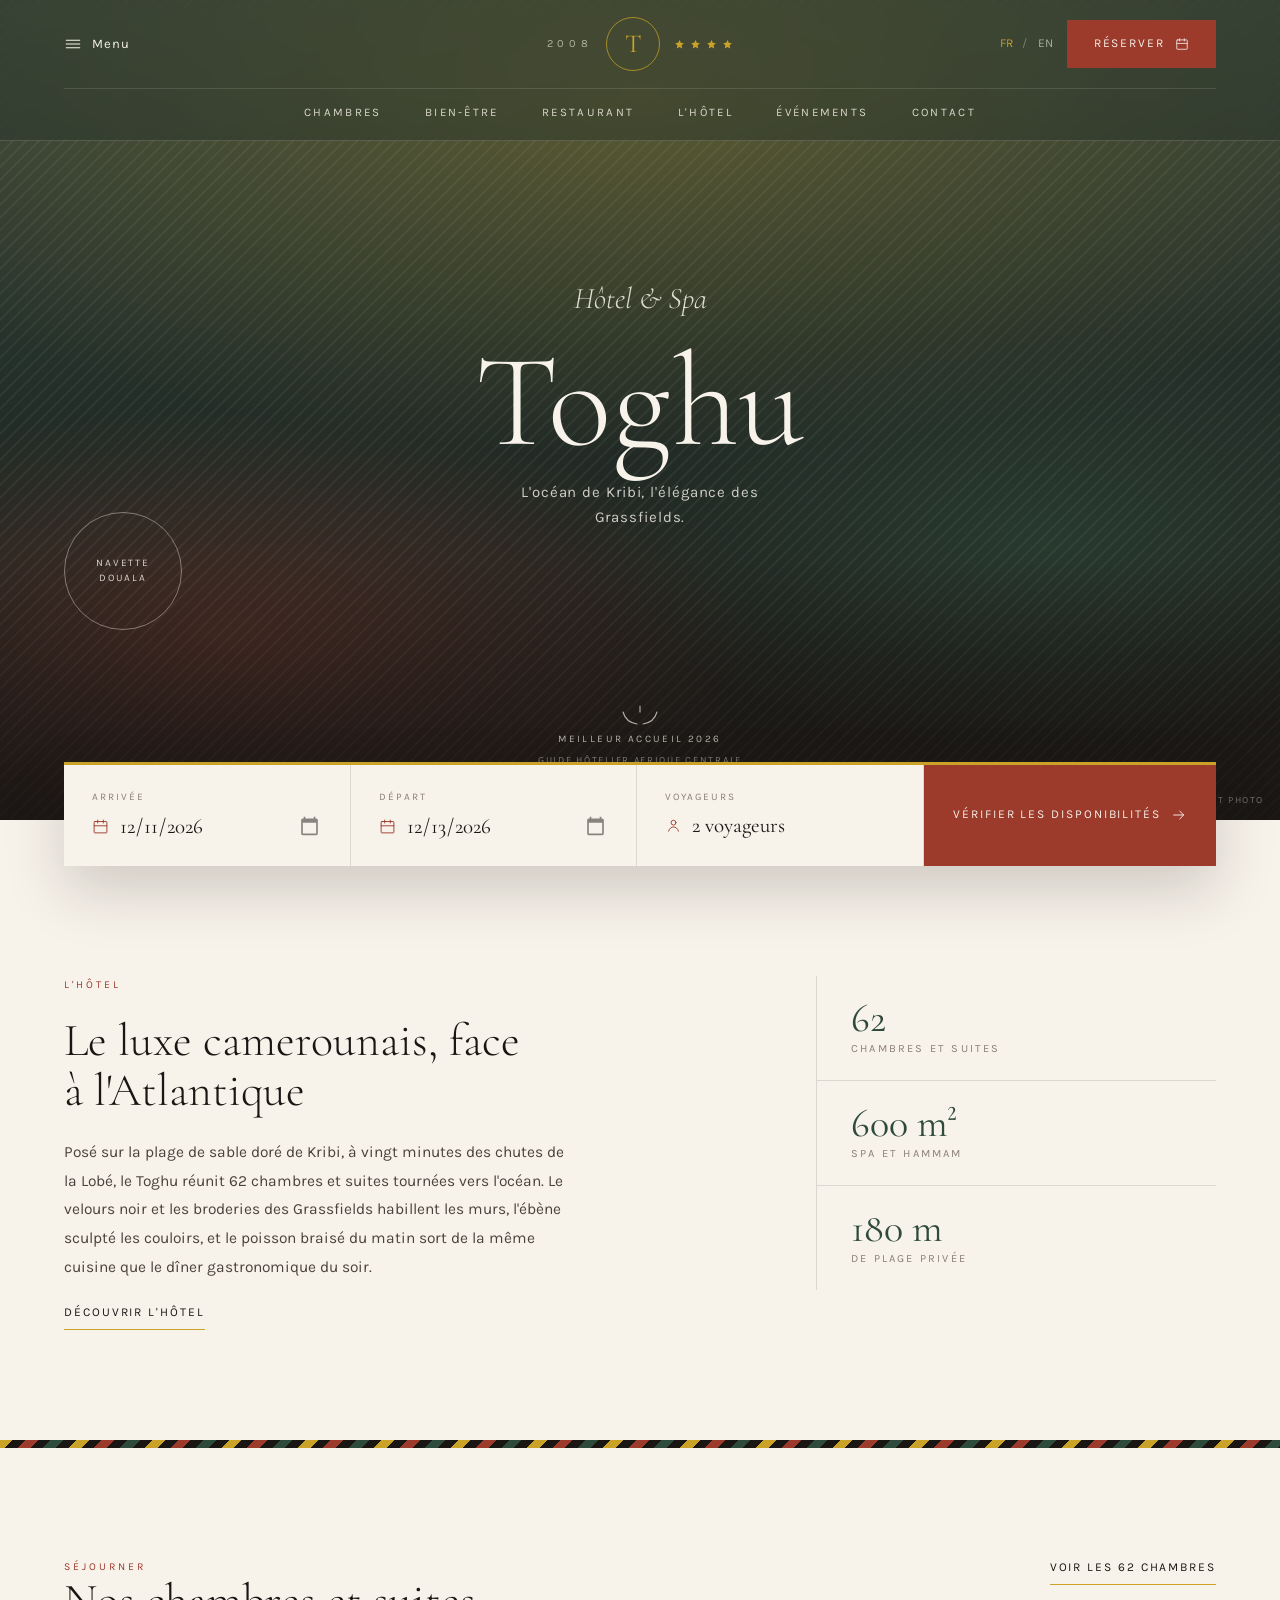
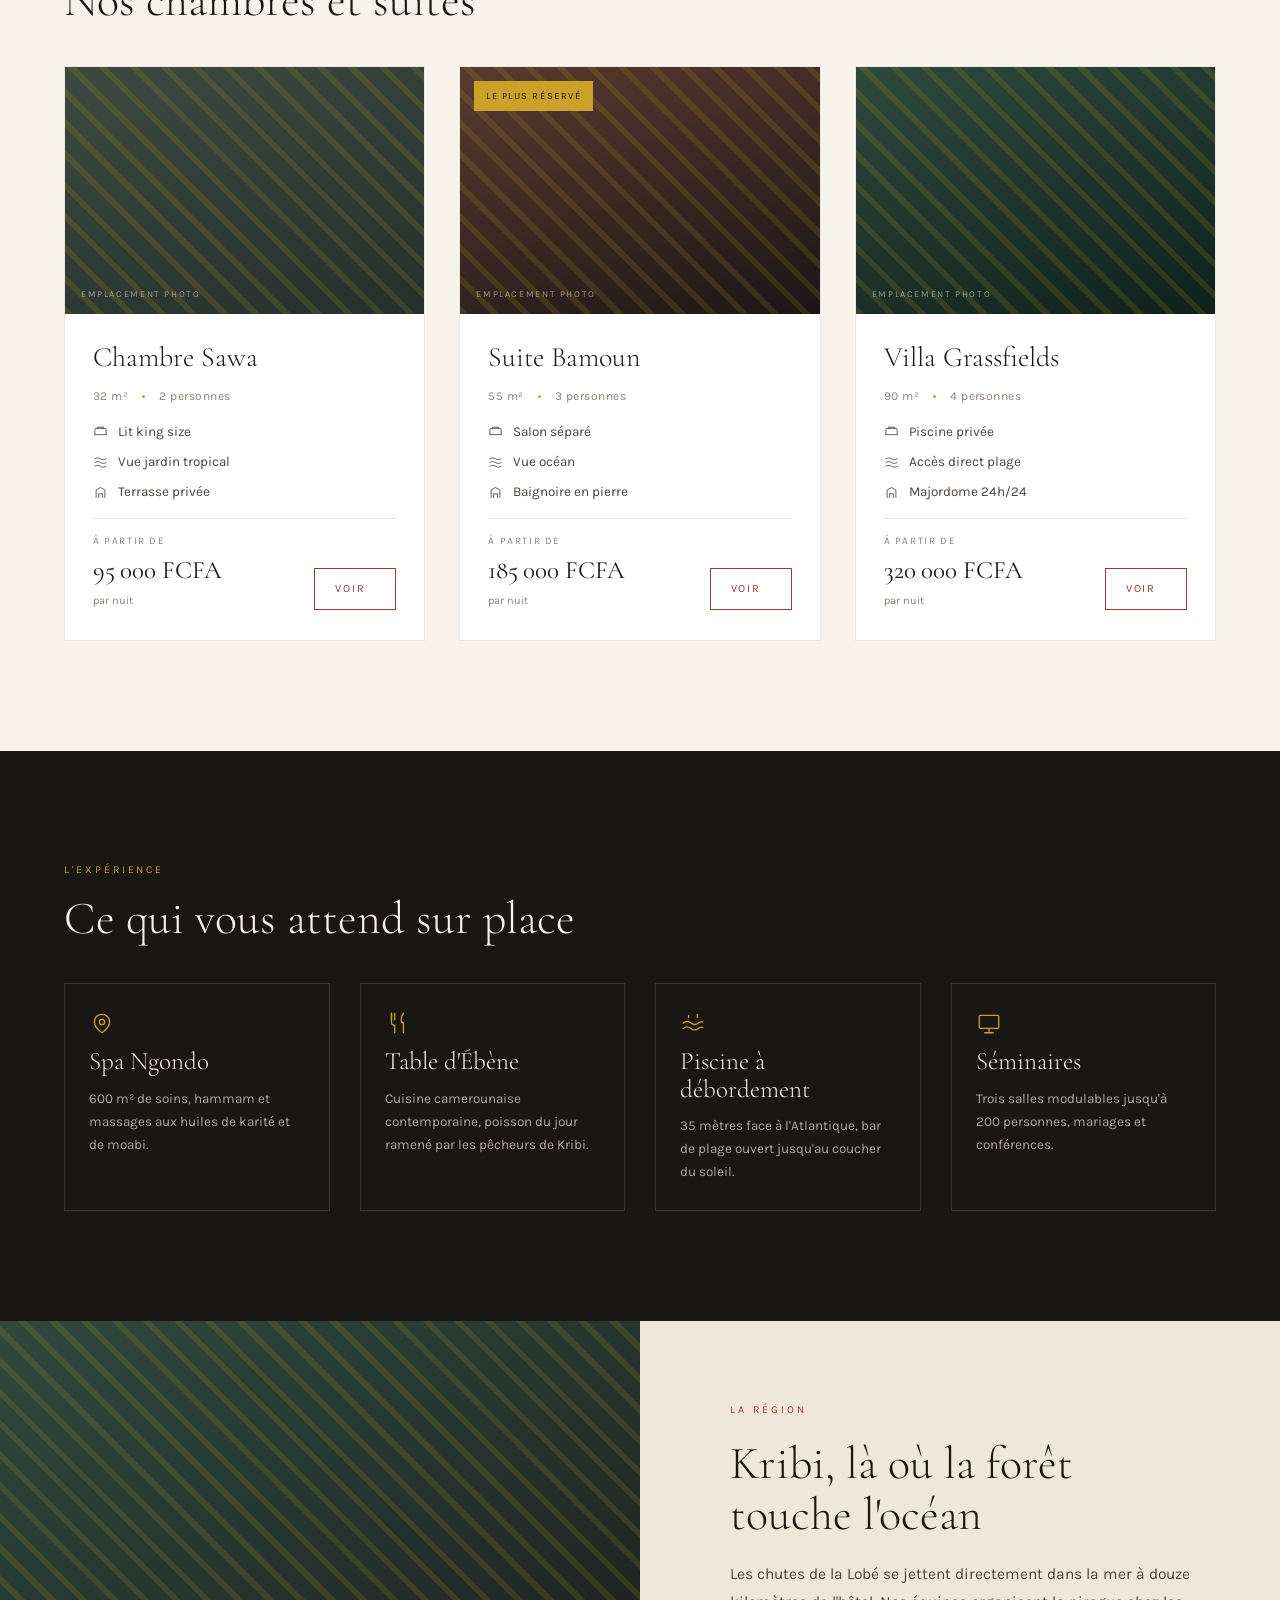
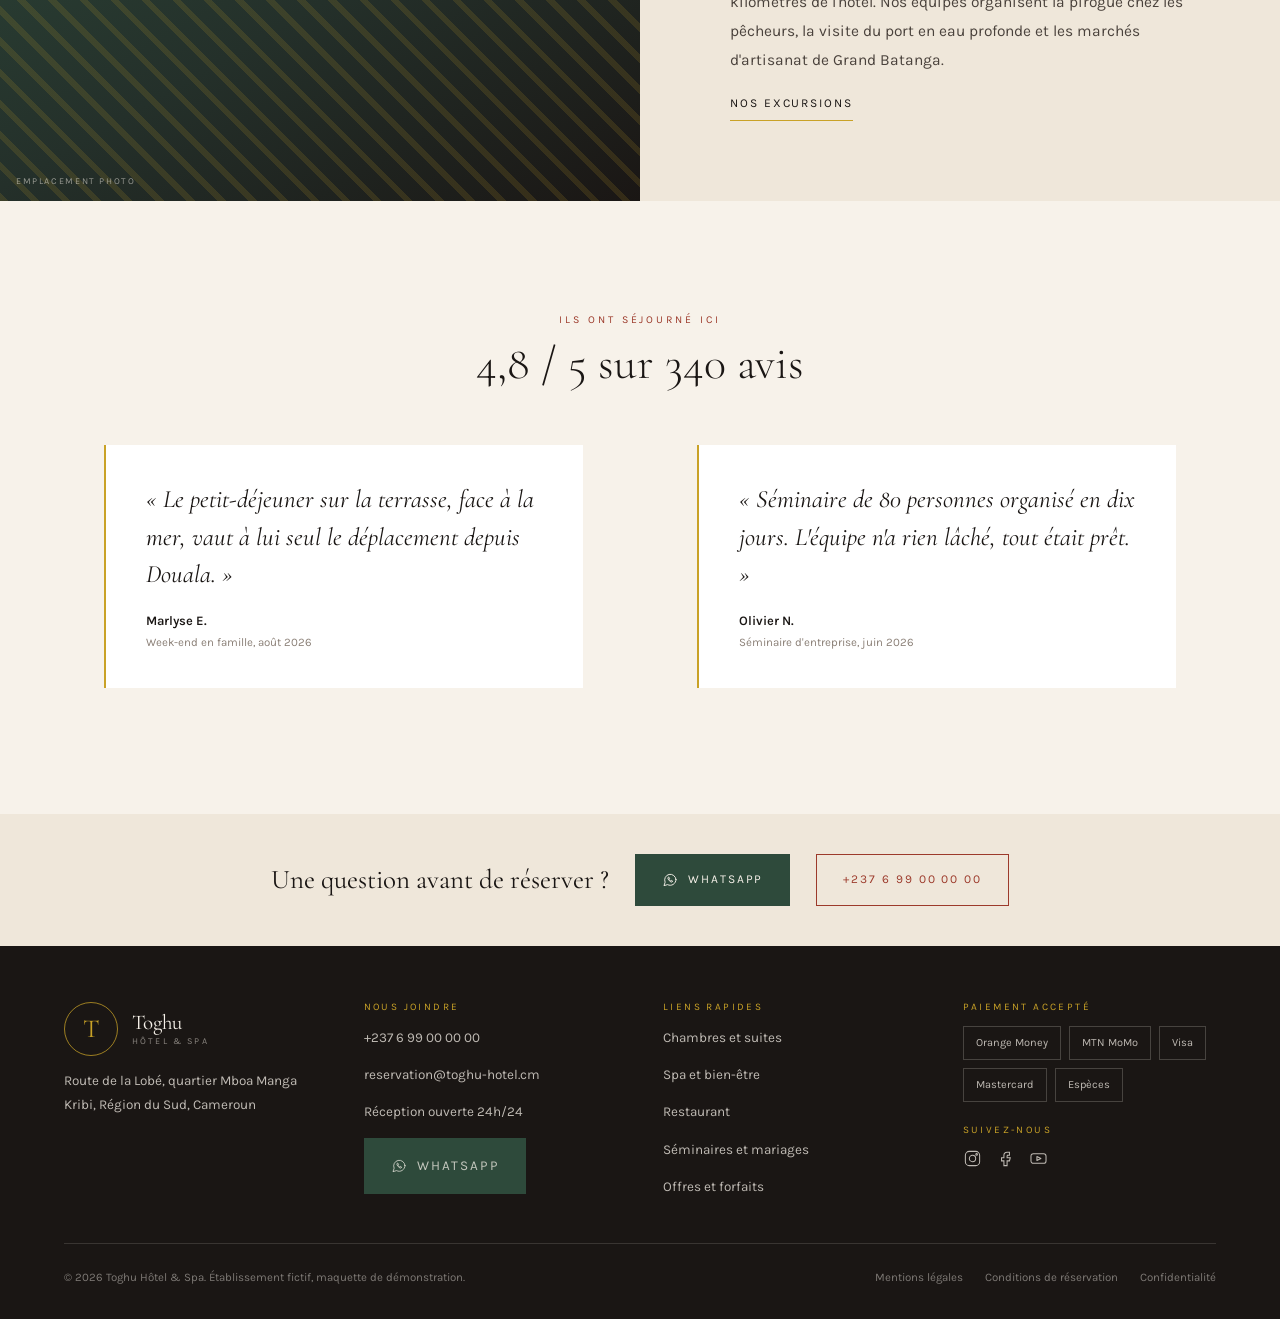
<file: index.html>
<!doctype html>
<html lang="fr">
<head>
<meta charset="utf-8">
<meta name="viewport" content="width=device-width, initial-scale=1">
<title>Toghu Hôtel &amp; Spa — Hôtel 4 étoiles à Kribi, Cameroun</title>
<meta name="description" content="Hôtel 4 étoiles en front de mer à Kribi. 62 chambres et suites face à l'Atlantique, spa de 600 m², restaurant gastronomique et salles de séminaire.">
<meta name="theme-color" content="#1A1614">

<meta property="og:type" content="website">
<meta property="og:title" content="Toghu Hôtel &amp; Spa — Kribi, Cameroun">
<meta property="og:description" content="L'océan de Kribi, l'élégance des Grassfields. 62 chambres et suites en front de mer.">
<meta property="og:locale" content="fr_CM">

<link rel="preconnect" href="https://fonts.googleapis.com">
<link rel="preconnect" href="https://fonts.gstatic.com" crossorigin>
<link rel="stylesheet" href="https://fonts.googleapis.com/css2?family=Cormorant+Garamond:ital,wght@0,300;0,400;0,500;1,300&family=Karla:wght@300;400;500;600&display=swap">
<link rel="stylesheet" href="assets/css/style.css">
</head>
<body class="has-fab">

<a class="skip-link" href="#contenu">Aller au contenu</a>

<!-- ===================== TIROIR DE NAVIGATION ===================== -->
<div class="drawer" id="drawer" aria-hidden="true" aria-label="Menu principal">
  <div class="drawer__top">
    <span class="nav__wordmark"><b>Toghu</b><small>Hôtel &amp; Spa</small></span>
    <button type="button" class="drawer__close" data-drawer-close>
      <svg width="20" height="20" viewBox="0 0 24 24" fill="none" stroke="currentColor" stroke-width="1.4" stroke-linecap="round" aria-hidden="true"><path d="M6 6l12 12M18 6L6 18"/></svg>
      Fermer
    </button>
  </div>
  <nav class="drawer__links">
    <a href="index.html" aria-current="page">Accueil</a>
    <a href="chambres.html">Chambres et suites</a>
    <a href="index.html#services">Bien-être</a>
    <a href="index.html#services">Restaurant</a>
    <a href="index.html#hotel">L'hôtel</a>
    <a href="index.html#services">Événements</a>
    <a href="index.html#contact">Contact</a>
  </nav>
  <div class="drawer__foot">
    <p>Réception ouverte 24h/24</p>
    <a class="btn btn--green" href="https://wa.me/237699000000">
      <svg width="16" height="16" viewBox="0 0 24 24" fill="none" stroke="currentColor" stroke-width="1.4" stroke-linecap="round" stroke-linejoin="round" aria-hidden="true"><path d="M21 11.5a8.5 8.5 0 01-12.6 7.4L3 20.5l1.7-5.2A8.5 8.5 0 1121 11.5z"/><path d="M8.8 9.2c.3 2.6 3.4 5.7 6 6l1.2-1.5-2-1.1-1 .8c-1-.5-2-1.4-2.5-2.4l.9-1-1.1-2z"/></svg>
      WhatsApp
    </a>
  </div>
</div>

<!-- ===================== HERO ===================== -->
<header class="hero">
  <div class="hero__glow" aria-hidden="true"></div>
  <div class="hero__weave" aria-hidden="true"></div>
  <div class="hero__fade" aria-hidden="true"></div>

  <nav class="nav nav--overlay" aria-label="Navigation principale">
    <div class="shell">
      <div class="nav__bar">
        <div class="nav__side">
          <button type="button" class="nav__burger" data-drawer-open aria-controls="drawer" aria-expanded="false">
            <svg width="18" height="18" viewBox="0 0 24 24" fill="none" stroke="currentColor" stroke-width="1.4" stroke-linecap="round" aria-hidden="true"><path d="M3 7h18"/><path d="M3 12h18"/><path d="M3 17h18"/></svg>
            <span>Menu</span>
          </button>
        </div>

        <div class="nav__brand">
          <span class="nav__year">2008</span>
          <a class="nav__mono" href="index.html" aria-label="Toghu Hôtel et Spa, accueil">T</a>
          <span class="nav__stars" aria-label="Hôtel 4 étoiles">
            <svg width="11" height="11" viewBox="0 0 24 24" fill="#C9A227" aria-hidden="true"><path d="M12 2l2.9 6.3 6.6.8-4.9 4.6 1.3 6.8L12 17.2 6.1 20.5l1.3-6.8L2.5 9.1l6.6-.8z"/></svg>
            <svg width="11" height="11" viewBox="0 0 24 24" fill="#C9A227" aria-hidden="true"><path d="M12 2l2.9 6.3 6.6.8-4.9 4.6 1.3 6.8L12 17.2 6.1 20.5l1.3-6.8L2.5 9.1l6.6-.8z"/></svg>
            <svg width="11" height="11" viewBox="0 0 24 24" fill="#C9A227" aria-hidden="true"><path d="M12 2l2.9 6.3 6.6.8-4.9 4.6 1.3 6.8L12 17.2 6.1 20.5l1.3-6.8L2.5 9.1l6.6-.8z"/></svg>
            <svg width="11" height="11" viewBox="0 0 24 24" fill="#C9A227" aria-hidden="true"><path d="M12 2l2.9 6.3 6.6.8-4.9 4.6 1.3 6.8L12 17.2 6.1 20.5l1.3-6.8L2.5 9.1l6.6-.8z"/></svg>
          </span>
        </div>

        <div class="nav__side nav__side--end">
          <div class="nav__lang" role="group" aria-label="Langue du site">
            <button type="button" data-lang="fr" aria-pressed="true">FR</button>
            <i aria-hidden="true">/</i>
            <button type="button" data-lang="en" aria-pressed="false">EN</button>
          </div>
          <a class="btn btn--primary nav__cta" href="reservation.html">
            Réserver
            <svg width="14" height="14" viewBox="0 0 24 24" fill="none" stroke="currentColor" stroke-width="1.4" stroke-linecap="round" aria-hidden="true"><rect x="3" y="5" width="18" height="16" rx="1"/><path d="M8 3v4M16 3v4M3 11h18"/></svg>
          </a>
        </div>
      </div>

      <div class="nav__links">
        <a href="chambres.html">Chambres</a>
        <a href="#services">Bien-être</a>
        <a href="#services">Restaurant</a>
        <a href="#hotel">L'hôtel</a>
        <a href="#services">Événements</a>
        <a href="#contact">Contact</a>
      </div>
    </div>
  </nav>

  <div class="hero__body">
    <p class="hero__over">Hôtel &amp; Spa</p>
    <h1 class="hero__title">Toghu</h1>
    <p class="hero__sub">L'océan de Kribi, l'élégance des Grassfields.</p>
  </div>

  <div class="hero__pastille" aria-hidden="true">
    <span>Navette</span>
    <span>Douala</span>
  </div>

  <p class="hero__badge">
    <svg width="46" height="22" viewBox="0 0 46 22" fill="none" stroke="rgba(247,242,234,0.7)" stroke-width="1.1" stroke-linecap="round" aria-hidden="true"><path d="M20 20C13 19 8 15 6 8"/><path d="M26 20c7-1 12-5 14-12"/><path d="M23 2v6"/></svg>
    Meilleur accueil 2026
    <small>Guide hôtelier Afrique centrale</small>
  </p>

  <span class="hero__credit">Emplacement photo</span>
</header>

<main id="contenu">

  <!-- ===================== RECHERCHE ===================== -->
  <section class="shell" aria-labelledby="t-recherche">
    <h2 id="t-recherche" class="sr-only">Vérifier les disponibilités</h2>
    <form class="searchbar" id="recherche">
      <div class="searchbar__grid">
        <div class="field-inline">
          <label class="field-inline__label" for="r-arrivee">Arrivée</label>
          <div class="field-inline__row">
            <svg width="17" height="17" viewBox="0 0 24 24" fill="none" stroke="#9C3A2B" stroke-width="1.3" stroke-linecap="round" aria-hidden="true"><rect x="3" y="5" width="18" height="16" rx="1"/><path d="M8 3v4M16 3v4M3 11h18"/></svg>
            <input type="date" id="r-arrivee" name="arrivee" required>
          </div>
        </div>

        <div class="field-inline">
          <label class="field-inline__label" for="r-depart">Départ</label>
          <div class="field-inline__row">
            <svg width="17" height="17" viewBox="0 0 24 24" fill="none" stroke="#9C3A2B" stroke-width="1.3" stroke-linecap="round" aria-hidden="true"><rect x="3" y="5" width="18" height="16" rx="1"/><path d="M8 3v4M16 3v4M3 11h18"/></svg>
            <input type="date" id="r-depart" name="depart" required>
          </div>
        </div>

        <div class="field-inline">
          <label class="field-inline__label" for="r-voyageurs">Voyageurs</label>
          <div class="field-inline__row">
            <svg width="17" height="17" viewBox="0 0 24 24" fill="none" stroke="#9C3A2B" stroke-width="1.3" stroke-linecap="round" aria-hidden="true"><circle cx="12" cy="8" r="3.4"/><path d="M5 20c1.4-4 4-6 7-6s5.6 2 7 6"/></svg>
            <select id="r-voyageurs" name="voyageurs">
              <option value="1">1 voyageur</option>
              <option value="2" selected>2 voyageurs</option>
              <option value="3">3 voyageurs</option>
              <option value="4">4 voyageurs</option>
            </select>
          </div>
        </div>

        <div class="searchbar__submit">
          <button type="submit" class="btn btn--primary">
            Vérifier les disponibilités
            <svg width="16" height="16" viewBox="0 0 24 24" fill="none" stroke="currentColor" stroke-width="1.4" stroke-linecap="round" aria-hidden="true"><path d="M4 12h15"/><path d="M13 6l6 6-6 6"/></svg>
          </button>
        </div>
      </div>
    </form>
  </section>

  <!-- ===================== L'HOTEL ===================== -->
  <section class="section shell" id="hotel" aria-labelledby="t-hotel">
    <div class="intro">
      <div class="intro__text">
        <p class="eyebrow">L'hôtel</p>
        <h2 class="h2" id="t-hotel">Le luxe camerounais, face à l'Atlantique</h2>
        <p class="lede">Posé sur la plage de sable doré de Kribi, à vingt minutes des chutes de la Lobé, le Toghu réunit 62 chambres et suites tournées vers l'océan. Le velours noir et les broderies des Grassfields habillent les murs, l'ébène sculpté les couloirs, et le poisson braisé du matin sort de la même cuisine que le dîner gastronomique du soir.</p>
        <a class="link-underline" href="chambres.html">Découvrir l'hôtel</a>
      </div>

      <div class="stats">
        <div class="stat"><b>62</b><span>Chambres et suites</span></div>
        <div class="stat"><b>600 m²</b><span>Spa et hammam</span></div>
        <div class="stat"><b>180 m</b><span>De plage privée</span></div>
      </div>
    </div>
  </section>

  <div class="band" role="presentation"></div>

  <!-- ===================== CHAMBRES ===================== -->
  <section class="section shell" aria-labelledby="t-chambres">
    <div class="section__head section__head--split">
      <div>
        <p class="eyebrow">Séjourner</p>
        <h2 class="h2" id="t-chambres">Nos chambres et suites</h2>
      </div>
      <a class="link-underline" href="chambres.html">Voir les 62 chambres</a>
    </div>
    <div class="rooms" id="vitrine"></div>
  </section>

  <!-- ===================== SERVICES ===================== -->
  <section class="section section--dark" id="services" aria-labelledby="t-services">
    <div class="shell">
      <div class="section__head">
        <p class="eyebrow">L'expérience</p>
        <h2 class="h2" id="t-services">Ce qui vous attend sur place</h2>
      </div>

      <div class="services">
        <article class="service">
          <svg width="26" height="26" viewBox="0 0 24 24" fill="none" stroke="#C9A227" stroke-width="1.2" stroke-linecap="round" aria-hidden="true"><path d="M12 21c4-3 7-6 7-10a7 7 0 10-14 0c0 4 3 7 7 10z"/><circle cx="12" cy="11" r="2.4"/></svg>
          <h3>Spa Ngondo</h3>
          <p>600 m² de soins, hammam et massages aux huiles de karité et de moabi.</p>
        </article>
        <article class="service">
          <svg width="26" height="26" viewBox="0 0 24 24" fill="none" stroke="#C9A227" stroke-width="1.2" stroke-linecap="round" aria-hidden="true"><path d="M6 3v8a3 3 0 003 3v7"/><path d="M6 3v6M9 3v6"/><path d="M17 3c-1.6 2-2 4-2 6 0 2 1 3 2 3v9"/></svg>
          <h3>Table d'Ébène</h3>
          <p>Cuisine camerounaise contemporaine, poisson du jour ramené par les pêcheurs de Kribi.</p>
        </article>
        <article class="service">
          <svg width="26" height="26" viewBox="0 0 24 24" fill="none" stroke="#C9A227" stroke-width="1.2" stroke-linecap="round" aria-hidden="true"><path d="M3 17c2.5-2 4.5-2 7 0s4.5 2 7 0 2-.4 4-1"/><path d="M3 12c2.5-2 4.5-2 7 0s4.5 2 7 0 2-.4 4-1"/><path d="M8 7V5M16 7V4"/></svg>
          <h3>Piscine à débordement</h3>
          <p>35 mètres face à l'Atlantique, bar de plage ouvert jusqu'au coucher du soleil.</p>
        </article>
        <article class="service">
          <svg width="26" height="26" viewBox="0 0 24 24" fill="none" stroke="#C9A227" stroke-width="1.2" stroke-linecap="round" aria-hidden="true"><rect x="3" y="5" width="18" height="12" rx="1"/><path d="M8 21h8M12 17v4"/></svg>
          <h3>Séminaires</h3>
          <p>Trois salles modulables jusqu'à 200 personnes, mariages et conférences.</p>
        </article>
      </div>
    </div>
  </section>

  <!-- ===================== KRIBI ===================== -->
  <section class="split" aria-labelledby="t-kribi">
    <div class="split__media">
      <div class="ph ph--kribi"><span class="ph__label">Emplacement photo</span></div>
    </div>
    <div class="split__text">
      <p class="eyebrow">La région</p>
      <h2 class="h2" id="t-kribi">Kribi, là où la forêt touche l'océan</h2>
      <p class="lede">Les chutes de la Lobé se jettent directement dans la mer à douze kilomètres de l'hôtel. Nos équipes organisent la pirogue chez les pêcheurs, la visite du port en eau profonde et les marchés d'artisanat de Grand Batanga.</p>
      <a class="link-underline" href="#contact">Nos excursions</a>
    </div>
  </section>

  <!-- ===================== AVIS ===================== -->
  <section class="section shell" aria-labelledby="t-avis">
    <div class="reviews__head">
      <p class="eyebrow">Ils ont séjourné ici</p>
      <h2 class="h2" id="t-avis">4,8 / 5 sur 340 avis</h2>
    </div>
    <div class="reviews">
      <figure class="review">
        <blockquote>« Le petit-déjeuner sur la terrasse, face à la mer, vaut à lui seul le déplacement depuis Douala. »</blockquote>
        <figcaption><cite><b>Marlyse E.</b><span>Week-end en famille, août 2026</span></cite></figcaption>
      </figure>
      <figure class="review">
        <blockquote>« Séminaire de 80 personnes organisé en dix jours. L'équipe n'a rien lâché, tout était prêt. »</blockquote>
        <figcaption><cite><b>Olivier N.</b><span>Séminaire d'entreprise, juin 2026</span></cite></figcaption>
      </figure>
    </div>
  </section>

  <!-- ===================== AIDE ===================== -->
  <section class="helpbar" id="contact">
    <p>Une question avant de réserver ?</p>
    <a class="btn btn--green" href="https://wa.me/237699000000">
      <svg width="16" height="16" viewBox="0 0 24 24" fill="none" stroke="currentColor" stroke-width="1.4" stroke-linecap="round" stroke-linejoin="round" aria-hidden="true"><path d="M21 11.5a8.5 8.5 0 01-12.6 7.4L3 20.5l1.7-5.2A8.5 8.5 0 1121 11.5z"/><path d="M8.8 9.2c.3 2.6 3.4 5.7 6 6l1.2-1.5-2-1.1-1 .8c-1-.5-2-1.4-2.5-2.4l.9-1-1.1-2z"/></svg>
      WhatsApp
    </a>
    <a class="btn btn--outline" href="tel:+237699000000">+237 6 99 00 00 00</a>
  </section>

</main>

<!-- ===================== PIED DE PAGE ===================== -->
<footer class="footer">
  <div class="shell">
    <div class="footer__grid">
      <div class="footer__col">
        <div class="footer__brand">
          <span class="nav__mono" aria-hidden="true">T</span>
          <span class="nav__wordmark"><b>Toghu</b><small>Hôtel &amp; Spa</small></span>
        </div>
        <p>Route de la Lobé, quartier Mboa Manga<br>Kribi, Région du Sud, Cameroun</p>
      </div>

      <div class="footer__col">
        <h4>Nous joindre</h4>
        <a href="tel:+237699000000">+237 6 99 00 00 00</a>
        <a href="mailto:reservation@toghu-hotel.cm">reservation@toghu-hotel.cm</a>
        <p>Réception ouverte 24h/24</p>
        <a class="btn btn--green" style="width:fit-content" href="https://wa.me/237699000000">
          <svg width="16" height="16" viewBox="0 0 24 24" fill="none" stroke="currentColor" stroke-width="1.4" stroke-linecap="round" stroke-linejoin="round" aria-hidden="true"><path d="M21 11.5a8.5 8.5 0 01-12.6 7.4L3 20.5l1.7-5.2A8.5 8.5 0 1121 11.5z"/><path d="M8.8 9.2c.3 2.6 3.4 5.7 6 6l1.2-1.5-2-1.1-1 .8c-1-.5-2-1.4-2.5-2.4l.9-1-1.1-2z"/></svg>
          WhatsApp
        </a>
      </div>

      <nav class="footer__col" aria-label="Liens rapides">
        <h4>Liens rapides</h4>
        <a href="chambres.html">Chambres et suites</a>
        <a href="index.html#services">Spa et bien-être</a>
        <a href="index.html#services">Restaurant</a>
        <a href="index.html#services">Séminaires et mariages</a>
        <a href="chambres.html">Offres et forfaits</a>
      </nav>

      <div class="footer__col">
        <h4>Paiement accepté</h4>
        <div class="pay">
          <span>Orange Money</span><span>MTN MoMo</span><span>Visa</span><span>Mastercard</span><span>Espèces</span>
        </div>
        <h4 style="margin-top:10px">Suivez-nous</h4>
        <div class="social">
          <a href="#" aria-label="Instagram"><svg width="19" height="19" viewBox="0 0 24 24" fill="none" stroke-width="1.3" aria-hidden="true"><rect x="3" y="3" width="18" height="18" rx="5"/><circle cx="12" cy="12" r="4"/><circle cx="17.2" cy="6.8" r="1"/></svg></a>
          <a href="#" aria-label="Facebook"><svg width="19" height="19" viewBox="0 0 24 24" fill="none" stroke-width="1.3" aria-hidden="true"><path d="M14 8h3V4h-3a4 4 0 00-4 4v3H7v4h3v6h4v-6h3l1-4h-4V9a1 1 0 011-1z"/></svg></a>
          <a href="#" aria-label="YouTube"><svg width="19" height="19" viewBox="0 0 24 24" fill="none" stroke-width="1.3" stroke-linejoin="round" aria-hidden="true"><rect x="2.5" y="6" width="19" height="12" rx="3"/><path d="M10 9.5l5 2.5-5 2.5z"/></svg></a>
        </div>
      </div>
    </div>

    <div class="footer__legal">
      <p>© <span data-annee>2026</span> Toghu Hôtel &amp; Spa. Établissement fictif, maquette de démonstration.</p>
      <nav aria-label="Mentions légales">
        <a href="#">Mentions légales</a>
        <a href="#">Conditions de réservation</a>
        <a href="#">Confidentialité</a>
      </nav>
    </div>
  </div>
</footer>

<!-- barre d'action mobile -->
<div class="fab">
  <a class="btn btn--green" href="https://wa.me/237699000000">WhatsApp</a>
  <a class="btn btn--primary" href="reservation.html">Réserver</a>
</div>

<script src="assets/js/data.js"></script>
<script src="assets/js/main.js"></script>
</body>
</html>
</file>
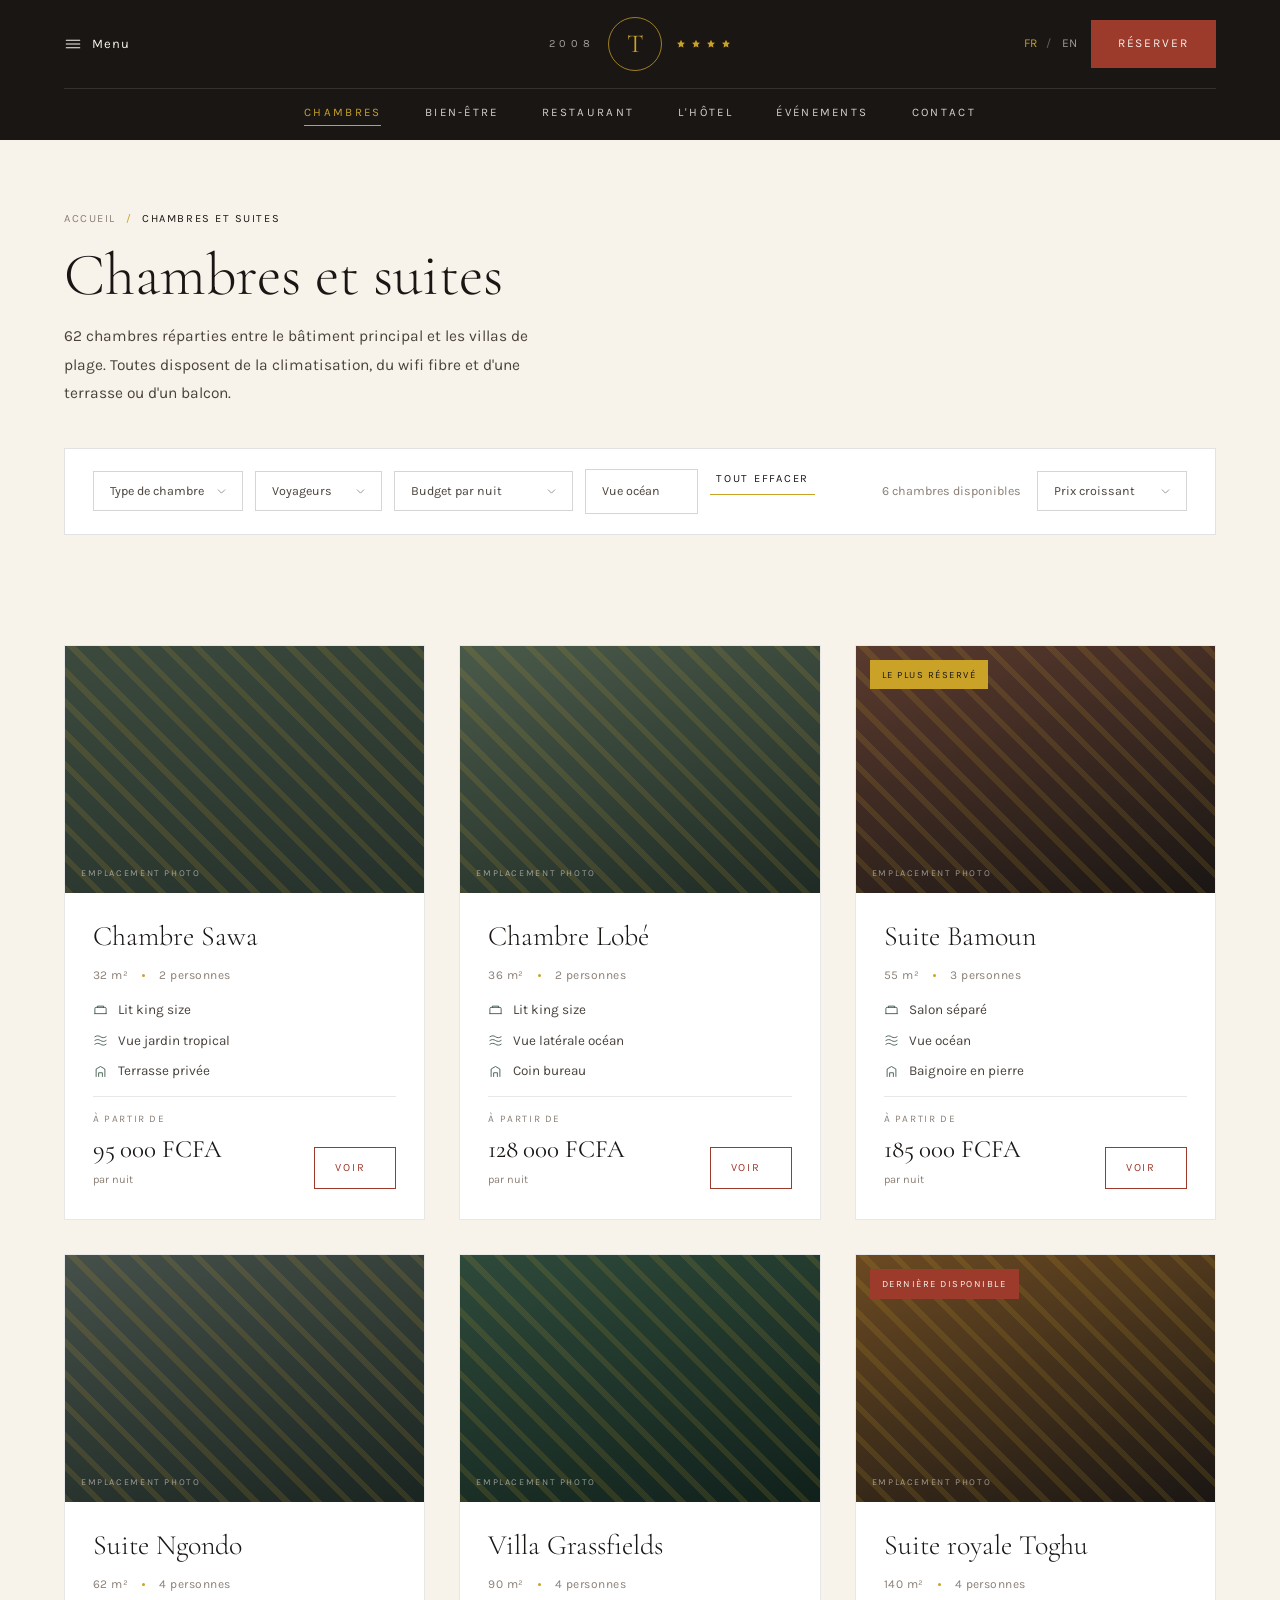
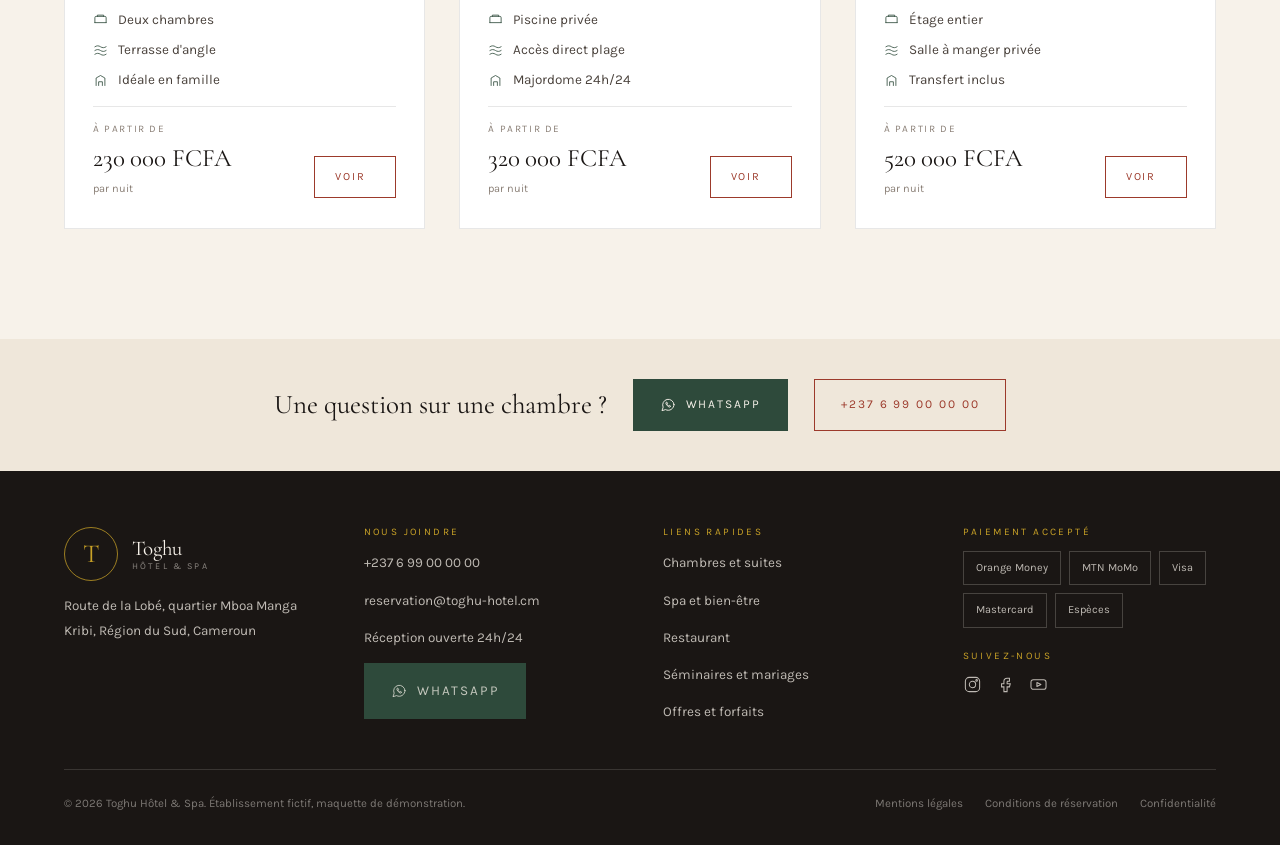
<file: chambres.html>
<!doctype html>
<html lang="fr">
<head>
<meta charset="utf-8">
<meta name="viewport" content="width=device-width, initial-scale=1">
<title>Chambres et suites — Toghu Hôtel &amp; Spa, Kribi</title>
<meta name="description" content="62 chambres et suites à Kribi, du 32 m² vue jardin à la suite royale de 140 m². Vue océan, terrasse privée, villas avec piscine.">
<meta name="theme-color" content="#1A1614">

<link rel="preconnect" href="https://fonts.googleapis.com">
<link rel="preconnect" href="https://fonts.gstatic.com" crossorigin>
<link rel="stylesheet" href="https://fonts.googleapis.com/css2?family=Cormorant+Garamond:ital,wght@0,300;0,400;0,500;1,300&family=Karla:wght@300;400;500;600&display=swap">
<link rel="stylesheet" href="assets/css/style.css">
</head>
<body class="has-fab">

<a class="skip-link" href="#contenu">Aller au contenu</a>

<!-- ===================== TIROIR DE NAVIGATION ===================== -->
<div class="drawer" id="drawer" aria-hidden="true" aria-label="Menu principal">
  <div class="drawer__top">
    <span class="nav__wordmark"><b>Toghu</b><small>Hôtel &amp; Spa</small></span>
    <button type="button" class="drawer__close" data-drawer-close>
      <svg width="20" height="20" viewBox="0 0 24 24" fill="none" stroke="currentColor" stroke-width="1.4" stroke-linecap="round" aria-hidden="true"><path d="M6 6l12 12M18 6L6 18"/></svg>
      Fermer
    </button>
  </div>
  <nav class="drawer__links">
    <a href="index.html">Accueil</a>
    <a href="chambres.html" aria-current="page">Chambres et suites</a>
    <a href="index.html#services">Bien-être</a>
    <a href="index.html#services">Restaurant</a>
    <a href="index.html#hotel">L'hôtel</a>
    <a href="index.html#services">Événements</a>
    <a href="index.html#contact">Contact</a>
  </nav>
  <div class="drawer__foot">
    <p>Réception ouverte 24h/24</p>
    <a class="btn btn--green" href="https://wa.me/237699000000">
      <svg width="16" height="16" viewBox="0 0 24 24" fill="none" stroke="currentColor" stroke-width="1.4" stroke-linecap="round" stroke-linejoin="round" aria-hidden="true"><path d="M21 11.5a8.5 8.5 0 01-12.6 7.4L3 20.5l1.7-5.2A8.5 8.5 0 1121 11.5z"/><path d="M8.8 9.2c.3 2.6 3.4 5.7 6 6l1.2-1.5-2-1.1-1 .8c-1-.5-2-1.4-2.5-2.4l.9-1-1.1-2z"/></svg>
      WhatsApp
    </a>
  </div>
</div>

<!-- ===================== NAVIGATION ===================== -->
<nav class="nav nav--solid" aria-label="Navigation principale">
  <div class="shell">
    <div class="nav__bar">
      <div class="nav__side">
        <button type="button" class="nav__burger" data-drawer-open aria-controls="drawer" aria-expanded="false">
          <svg width="18" height="18" viewBox="0 0 24 24" fill="none" stroke="currentColor" stroke-width="1.4" stroke-linecap="round" aria-hidden="true"><path d="M3 7h18"/><path d="M3 12h18"/><path d="M3 17h18"/></svg>
          <span>Menu</span>
        </button>
      </div>

      <div class="nav__brand">
        <span class="nav__year">2008</span>
        <a class="nav__mono" href="index.html" aria-label="Toghu Hôtel et Spa, accueil">T</a>
        <span class="nav__stars" aria-label="Hôtel 4 étoiles">
          <svg width="10" height="10" viewBox="0 0 24 24" fill="#C9A227" aria-hidden="true"><path d="M12 2l2.9 6.3 6.6.8-4.9 4.6 1.3 6.8L12 17.2 6.1 20.5l1.3-6.8L2.5 9.1l6.6-.8z"/></svg>
          <svg width="10" height="10" viewBox="0 0 24 24" fill="#C9A227" aria-hidden="true"><path d="M12 2l2.9 6.3 6.6.8-4.9 4.6 1.3 6.8L12 17.2 6.1 20.5l1.3-6.8L2.5 9.1l6.6-.8z"/></svg>
          <svg width="10" height="10" viewBox="0 0 24 24" fill="#C9A227" aria-hidden="true"><path d="M12 2l2.9 6.3 6.6.8-4.9 4.6 1.3 6.8L12 17.2 6.1 20.5l1.3-6.8L2.5 9.1l6.6-.8z"/></svg>
          <svg width="10" height="10" viewBox="0 0 24 24" fill="#C9A227" aria-hidden="true"><path d="M12 2l2.9 6.3 6.6.8-4.9 4.6 1.3 6.8L12 17.2 6.1 20.5l1.3-6.8L2.5 9.1l6.6-.8z"/></svg>
        </span>
      </div>

      <div class="nav__side nav__side--end">
        <div class="nav__lang" role="group" aria-label="Langue du site">
          <button type="button" data-lang="fr" aria-pressed="true">FR</button>
          <i aria-hidden="true">/</i>
          <button type="button" data-lang="en" aria-pressed="false">EN</button>
        </div>
        <a class="btn btn--primary nav__cta" href="reservation.html">Réserver</a>
      </div>
    </div>

    <div class="nav__links">
      <a href="chambres.html" aria-current="page">Chambres</a>
      <a href="index.html#services">Bien-être</a>
      <a href="index.html#services">Restaurant</a>
      <a href="index.html#hotel">L'hôtel</a>
      <a href="index.html#services">Événements</a>
      <a href="index.html#contact">Contact</a>
    </div>
  </div>
</nav>

<main id="contenu">

  <!-- ===================== EN-TETE ===================== -->
  <div class="pagehead shell">
    <p class="crumbs">
      <a href="index.html">Accueil</a>
      <i aria-hidden="true">/</i>
      <b>Chambres et suites</b>
    </p>
    <h1>Chambres et suites</h1>
    <p class="lede">62 chambres réparties entre le bâtiment principal et les villas de plage. Toutes disposent de la climatisation, du wifi fibre et d'une terrasse ou d'un balcon.</p>
    <p class="lede" id="f-rappel" hidden style="color:var(--laterite);margin-top:10px"></p>
  </div>

  <!-- ===================== FILTRES ===================== -->
  <section class="shell" aria-labelledby="t-filtres">
    <h2 id="t-filtres" class="sr-only">Filtrer les chambres</h2>
    <div class="filters">
      <div class="filters__group">
        <div class="select">
          <label class="sr-only" for="f-type">Type de chambre</label>
          <select id="f-type">
            <option value="">Type de chambre</option>
            <option value="chambre">Chambre</option>
            <option value="suite">Suite</option>
            <option value="villa">Villa</option>
          </select>
          <svg width="13" height="13" viewBox="0 0 24 24" fill="none" stroke="#8A7F76" stroke-width="1.5" stroke-linecap="round" aria-hidden="true"><path d="M6 9l6 6 6-6"/></svg>
        </div>

        <div class="select">
          <label class="sr-only" for="f-voyageurs">Voyageurs</label>
          <select id="f-voyageurs">
            <option value="">Voyageurs</option>
            <option value="1">1 personne</option>
            <option value="2">2 personnes</option>
            <option value="3">3 personnes</option>
            <option value="4">4 personnes</option>
          </select>
          <svg width="13" height="13" viewBox="0 0 24 24" fill="none" stroke="#8A7F76" stroke-width="1.5" stroke-linecap="round" aria-hidden="true"><path d="M6 9l6 6 6-6"/></svg>
        </div>

        <div class="select">
          <label class="sr-only" for="f-budget">Budget par nuit</label>
          <select id="f-budget">
            <option value="">Budget par nuit</option>
            <option value="100000">Jusqu'à 100 000 FCFA</option>
            <option value="200000">Jusqu'à 200 000 FCFA</option>
            <option value="350000">Jusqu'à 350 000 FCFA</option>
          </select>
          <svg width="13" height="13" viewBox="0 0 24 24" fill="none" stroke="#8A7F76" stroke-width="1.5" stroke-linecap="round" aria-hidden="true"><path d="M6 9l6 6 6-6"/></svg>
        </div>

        <button type="button" class="chip" id="f-ocean" aria-pressed="false">
          Vue océan
          <svg width="12" height="12" viewBox="0 0 24 24" fill="none" stroke="#9C3A2B" stroke-width="1.8" stroke-linecap="round" aria-hidden="true"><path d="M6 6l12 12M18 6L6 18"/></svg>
        </button>

        <button type="button" class="link-underline" id="f-reset" style="font-size:11px">Tout effacer</button>
      </div>

      <div class="filters__meta">
        <span id="f-compte" role="status">6 chambres disponibles</span>
        <div class="select">
          <label class="sr-only" for="f-tri">Trier</label>
          <select id="f-tri">
            <option value="asc">Prix croissant</option>
            <option value="desc">Prix décroissant</option>
          </select>
          <svg width="13" height="13" viewBox="0 0 24 24" fill="none" stroke="#8A7F76" stroke-width="1.5" stroke-linecap="round" aria-hidden="true"><path d="M6 9l6 6 6-6"/></svg>
        </div>
      </div>
    </div>
  </section>

  <!-- ===================== GRILLE ===================== -->
  <section class="section shell" aria-label="Liste des chambres">
    <div class="rooms" id="catalogue"></div>
  </section>

  <!-- ===================== AIDE ===================== -->
  <section class="helpbar">
    <p>Une question sur une chambre ?</p>
    <a class="btn btn--green" href="https://wa.me/237699000000">
      <svg width="16" height="16" viewBox="0 0 24 24" fill="none" stroke="currentColor" stroke-width="1.4" stroke-linecap="round" stroke-linejoin="round" aria-hidden="true"><path d="M21 11.5a8.5 8.5 0 01-12.6 7.4L3 20.5l1.7-5.2A8.5 8.5 0 1121 11.5z"/><path d="M8.8 9.2c.3 2.6 3.4 5.7 6 6l1.2-1.5-2-1.1-1 .8c-1-.5-2-1.4-2.5-2.4l.9-1-1.1-2z"/></svg>
      WhatsApp
    </a>
    <a class="btn btn--outline" href="tel:+237699000000">+237 6 99 00 00 00</a>
  </section>

</main>

<!-- ===================== PIED DE PAGE ===================== -->
<footer class="footer">
  <div class="shell">
    <div class="footer__grid">
      <div class="footer__col">
        <div class="footer__brand">
          <span class="nav__mono" aria-hidden="true">T</span>
          <span class="nav__wordmark"><b>Toghu</b><small>Hôtel &amp; Spa</small></span>
        </div>
        <p>Route de la Lobé, quartier Mboa Manga<br>Kribi, Région du Sud, Cameroun</p>
      </div>

      <div class="footer__col">
        <h4>Nous joindre</h4>
        <a href="tel:+237699000000">+237 6 99 00 00 00</a>
        <a href="mailto:reservation@toghu-hotel.cm">reservation@toghu-hotel.cm</a>
        <p>Réception ouverte 24h/24</p>
        <a class="btn btn--green" style="width:fit-content" href="https://wa.me/237699000000">
          <svg width="16" height="16" viewBox="0 0 24 24" fill="none" stroke="currentColor" stroke-width="1.4" stroke-linecap="round" stroke-linejoin="round" aria-hidden="true"><path d="M21 11.5a8.5 8.5 0 01-12.6 7.4L3 20.5l1.7-5.2A8.5 8.5 0 1121 11.5z"/><path d="M8.8 9.2c.3 2.6 3.4 5.7 6 6l1.2-1.5-2-1.1-1 .8c-1-.5-2-1.4-2.5-2.4l.9-1-1.1-2z"/></svg>
          WhatsApp
        </a>
      </div>

      <nav class="footer__col" aria-label="Liens rapides">
        <h4>Liens rapides</h4>
        <a href="chambres.html">Chambres et suites</a>
        <a href="index.html#services">Spa et bien-être</a>
        <a href="index.html#services">Restaurant</a>
        <a href="index.html#services">Séminaires et mariages</a>
        <a href="chambres.html">Offres et forfaits</a>
      </nav>

      <div class="footer__col">
        <h4>Paiement accepté</h4>
        <div class="pay">
          <span>Orange Money</span><span>MTN MoMo</span><span>Visa</span><span>Mastercard</span><span>Espèces</span>
        </div>
        <h4 style="margin-top:10px">Suivez-nous</h4>
        <div class="social">
          <a href="#" aria-label="Instagram"><svg width="19" height="19" viewBox="0 0 24 24" fill="none" stroke-width="1.3" aria-hidden="true"><rect x="3" y="3" width="18" height="18" rx="5"/><circle cx="12" cy="12" r="4"/><circle cx="17.2" cy="6.8" r="1"/></svg></a>
          <a href="#" aria-label="Facebook"><svg width="19" height="19" viewBox="0 0 24 24" fill="none" stroke-width="1.3" aria-hidden="true"><path d="M14 8h3V4h-3a4 4 0 00-4 4v3H7v4h3v6h4v-6h3l1-4h-4V9a1 1 0 011-1z"/></svg></a>
          <a href="#" aria-label="YouTube"><svg width="19" height="19" viewBox="0 0 24 24" fill="none" stroke-width="1.3" stroke-linejoin="round" aria-hidden="true"><rect x="2.5" y="6" width="19" height="12" rx="3"/><path d="M10 9.5l5 2.5-5 2.5z"/></svg></a>
        </div>
      </div>
    </div>

    <div class="footer__legal">
      <p>© <span data-annee>2026</span> Toghu Hôtel &amp; Spa. Établissement fictif, maquette de démonstration.</p>
      <nav aria-label="Mentions légales">
        <a href="#">Mentions légales</a>
        <a href="#">Conditions de réservation</a>
        <a href="#">Confidentialité</a>
      </nav>
    </div>
  </div>
</footer>

<div class="fab">
  <a class="btn btn--green" href="https://wa.me/237699000000">WhatsApp</a>
  <a class="btn btn--primary" href="reservation.html">Réserver</a>
</div>

<script src="assets/js/data.js"></script>
<script src="assets/js/main.js"></script>
</body>
</html>
</file>
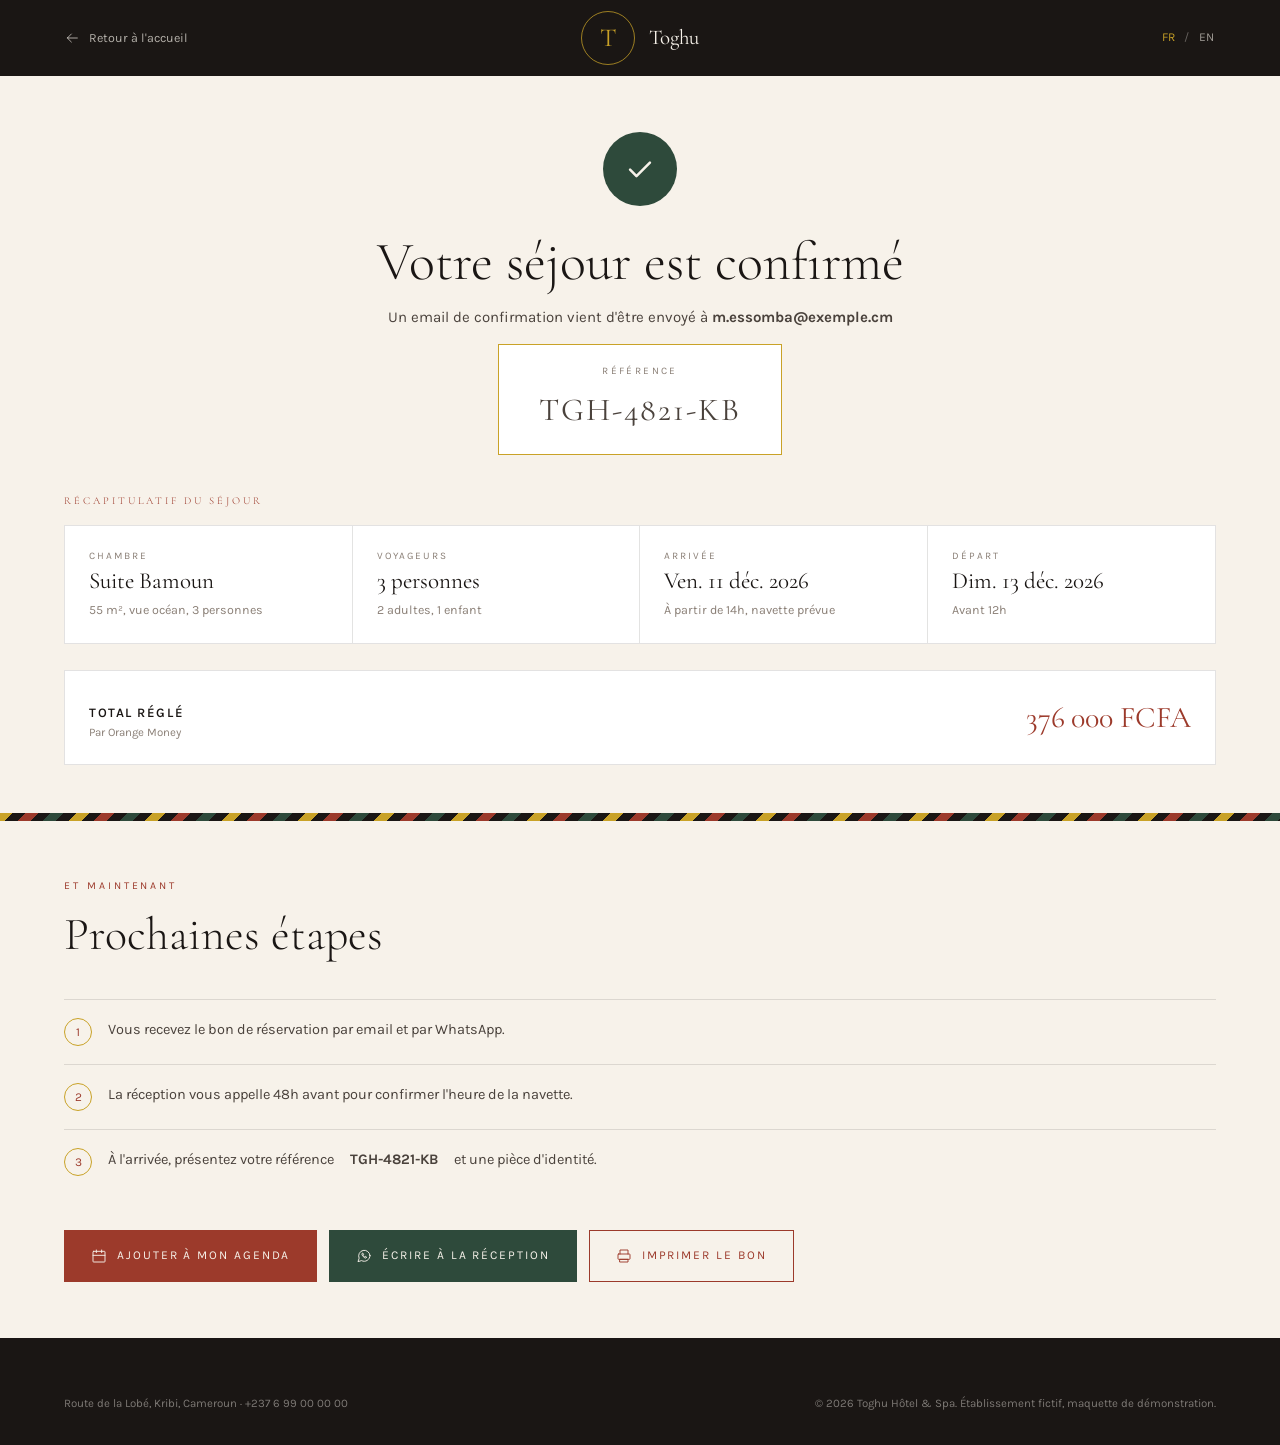
<file: confirmation.html>
<!doctype html>
<html lang="fr">
<head>
<meta charset="utf-8">
<meta name="viewport" content="width=device-width, initial-scale=1">
<title>Réservation confirmée — Toghu Hôtel &amp; Spa</title>
<meta name="robots" content="noindex">
<meta name="theme-color" content="#1A1614">

<link rel="preconnect" href="https://fonts.googleapis.com">
<link rel="preconnect" href="https://fonts.gstatic.com" crossorigin>
<link rel="stylesheet" href="https://fonts.googleapis.com/css2?family=Cormorant+Garamond:ital,wght@0,300;0,400;0,500;1,300&family=Karla:wght@300;400;500;600&display=swap">
<link rel="stylesheet" href="assets/css/style.css">
</head>
<body id="confirmation">

<a class="skip-link" href="#contenu">Aller au contenu</a>

<nav class="nav navslim" aria-label="Navigation">
  <div class="shell">
    <div class="nav__bar">
      <div class="nav__side">
        <a class="navslim__back" href="index.html">
          <svg width="16" height="16" viewBox="0 0 24 24" fill="none" stroke="currentColor" stroke-width="1.4" stroke-linecap="round" aria-hidden="true"><path d="M20 12H5"/><path d="M11 6l-6 6 6 6"/></svg>
          Retour à l'accueil
        </a>
      </div>
      <div class="nav__brand">
        <a class="nav__mono" href="index.html" aria-label="Toghu Hôtel et Spa, accueil">T</a>
        <span class="nav__wordmark"><b>Toghu</b></span>
      </div>
      <div class="nav__side nav__side--end">
        <div class="nav__lang" role="group" aria-label="Langue du site">
          <button type="button" data-lang="fr" aria-pressed="true">FR</button>
          <i aria-hidden="true">/</i>
          <button type="button" data-lang="en" aria-pressed="false">EN</button>
        </div>
      </div>
    </div>
  </div>
</nav>

<main id="contenu">

  <!-- ===================== ANNONCE ===================== -->
  <section class="confirm shell">
    <div class="confirm__mark" aria-hidden="true">
      <svg width="34" height="34" viewBox="0 0 24 24" fill="none" stroke="#F7F2EA" stroke-width="1.8" stroke-linecap="round" stroke-linejoin="round"><path d="M5 12.5l4.5 4.5L19 7.5"/></svg>
    </div>
    <h1>Votre séjour est confirmé</h1>
    <p>Un email de confirmation vient d'être envoyé à <b id="cf-email">—</b></p>

    <p class="reference">
      <small>Référence</small>
      <b id="cf-ref">—</b>
    </p>
  </section>

  <!-- ===================== RECAPITULATIF ===================== -->
  <section class="shell" aria-labelledby="t-resume" style="padding-bottom:48px">
    <h2 class="eyebrow" id="t-resume" style="margin-bottom:18px">Récapitulatif du séjour</h2>

    <div class="summary">
      <div class="summary__cell">
        <small>Chambre</small>
        <b id="cf-chambre">—</b>
        <span id="cf-chambre-desc">—</span>
      </div>
      <div class="summary__cell">
        <small>Voyageurs</small>
        <b id="cf-personnes">—</b>
        <span id="cf-personnes-desc">—</span>
      </div>
      <div class="summary__cell">
        <small>Arrivée</small>
        <b id="cf-arrivee">—</b>
        <span id="cf-arrivee-desc">—</span>
      </div>
      <div class="summary__cell">
        <small>Départ</small>
        <b id="cf-depart">—</b>
        <span>Avant 12h</span>
      </div>
    </div>

    <div class="recap__total" style="margin-top:26px;padding:22px 24px;background:var(--blanc);border:var(--trait)">
      <div>
        <b>Total réglé</b>
        <small>Par <span id="cf-moyen">—</span></small>
      </div>
      <strong id="cf-total">—</strong>
    </div>
  </section>

  <div class="band" role="presentation"></div>

  <!-- ===================== PROCHAINES ETAPES ===================== -->
  <section class="section shell" aria-labelledby="t-suite" style="padding-block:56px">
    <div class="section__head">
      <p class="eyebrow">Et maintenant</p>
      <h2 class="h2" id="t-suite">Prochaines étapes</h2>
    </div>

    <ol class="next">
      <li>Vous recevez le bon de réservation par email et par WhatsApp.</li>
      <li>La réception vous appelle 48h avant pour confirmer l'heure de la navette.</li>
      <li>À l'arrivée, présentez votre référence <b id="cf-ref2">—</b> et une pièce d'identité.</li>
    </ol>

    <div class="actions" style="margin-top:36px">
      <button type="button" class="btn btn--primary" id="cf-agenda">
        <svg width="16" height="16" viewBox="0 0 24 24" fill="none" stroke="currentColor" stroke-width="1.4" stroke-linecap="round" aria-hidden="true"><rect x="3" y="5" width="18" height="16" rx="1"/><path d="M8 3v4M16 3v4M3 11h18"/></svg>
        Ajouter à mon agenda
      </button>
      <a class="btn btn--green" href="https://wa.me/237699000000">
        <svg width="16" height="16" viewBox="0 0 24 24" fill="none" stroke="currentColor" stroke-width="1.4" stroke-linecap="round" stroke-linejoin="round" aria-hidden="true"><path d="M21 11.5a8.5 8.5 0 01-12.6 7.4L3 20.5l1.7-5.2A8.5 8.5 0 1121 11.5z"/><path d="M8.8 9.2c.3 2.6 3.4 5.7 6 6l1.2-1.5-2-1.1-1 .8c-1-.5-2-1.4-2.5-2.4l.9-1-1.1-2z"/></svg>
        Écrire à la réception
      </a>
      <button type="button" class="btn btn--outline" id="cf-imprimer">
        <svg width="16" height="16" viewBox="0 0 24 24" fill="none" stroke="currentColor" stroke-width="1.4" stroke-linecap="round" aria-hidden="true"><path d="M6 9V3h12v6"/><rect x="3" y="9" width="18" height="8" rx="1"/><path d="M6 17h12v4H6z"/></svg>
        Imprimer le bon
      </button>
    </div>
  </section>

</main>

<footer class="footer">
  <div class="shell">
    <div class="footer__legal" style="margin-top:0;border-top:0;padding-top:0">
      <p>Route de la Lobé, Kribi, Cameroun · +237 6 99 00 00 00</p>
      <p>© <span data-annee>2026</span> Toghu Hôtel &amp; Spa. Établissement fictif, maquette de démonstration.</p>
    </div>
  </div>
</footer>

<script src="assets/js/data.js"></script>
<script src="assets/js/main.js"></script>
</body>
</html>
</file>
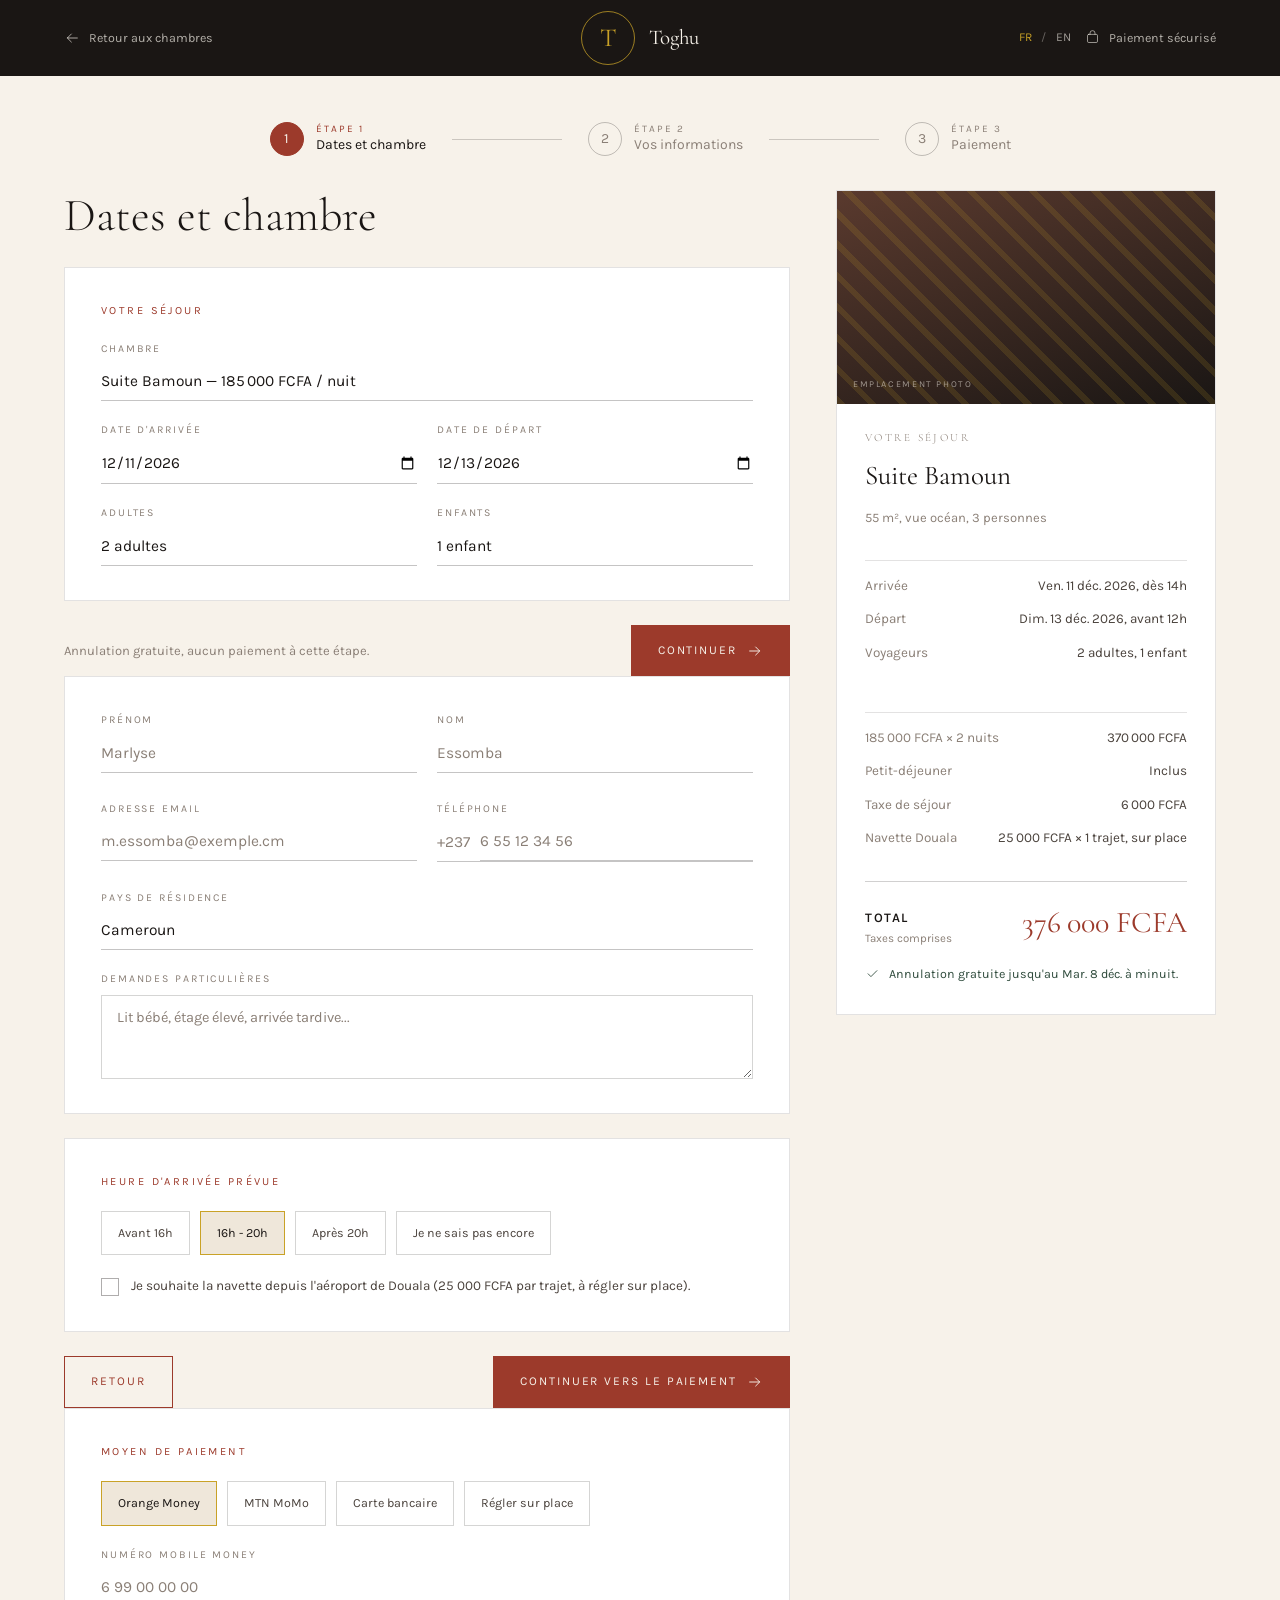
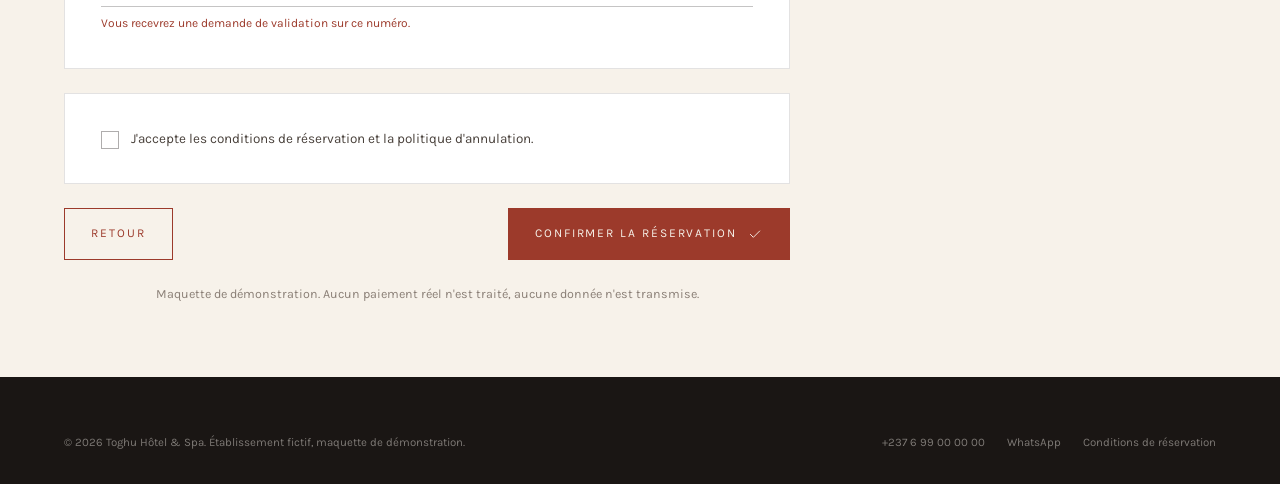
<file: reservation.html>
<!doctype html>
<html lang="fr">
<head>
<meta charset="utf-8">
<meta name="viewport" content="width=device-width, initial-scale=1">
<title>Réservation — Toghu Hôtel &amp; Spa, Kribi</title>
<meta name="description" content="Réservez votre séjour au Toghu Hôtel & Spa à Kribi en trois étapes. Annulation gratuite jusqu'à 72h avant l'arrivée.">
<meta name="robots" content="noindex">
<meta name="theme-color" content="#1A1614">

<link rel="preconnect" href="https://fonts.googleapis.com">
<link rel="preconnect" href="https://fonts.gstatic.com" crossorigin>
<link rel="stylesheet" href="https://fonts.googleapis.com/css2?family=Cormorant+Garamond:ital,wght@0,300;0,400;0,500;1,300&family=Karla:wght@300;400;500;600&display=swap">
<link rel="stylesheet" href="assets/css/style.css">
</head>
<body id="reservation">

<a class="skip-link" href="#contenu">Aller au contenu</a>

<!-- ===================== NAVIGATION ALLEGEE ===================== -->
<nav class="nav navslim" aria-label="Navigation du tunnel de réservation">
  <div class="shell">
    <div class="nav__bar">
      <div class="nav__side">
        <a class="navslim__back" href="chambres.html">
          <svg width="16" height="16" viewBox="0 0 24 24" fill="none" stroke="currentColor" stroke-width="1.4" stroke-linecap="round" aria-hidden="true"><path d="M20 12H5"/><path d="M11 6l-6 6 6 6"/></svg>
          Retour aux chambres
        </a>
      </div>

      <div class="nav__brand">
        <a class="nav__mono" href="index.html" aria-label="Toghu Hôtel et Spa, accueil">T</a>
        <span class="nav__wordmark"><b>Toghu</b></span>
      </div>

      <div class="nav__side nav__side--end">
        <div class="nav__lang" role="group" aria-label="Langue du site">
          <button type="button" data-lang="fr" aria-pressed="true">FR</button>
          <i aria-hidden="true">/</i>
          <button type="button" data-lang="en" aria-pressed="false">EN</button>
        </div>
        <p class="navslim__secure">
          <svg width="15" height="15" viewBox="0 0 24 24" fill="none" stroke="currentColor" stroke-width="1.3" stroke-linecap="round" aria-hidden="true"><rect x="4" y="7" width="16" height="13" rx="2"/><path d="M8 7V5a4 4 0 018 0v2"/></svg>
          <span>Paiement sécurisé</span>
        </p>
      </div>
    </div>
  </div>
</nav>

<main id="contenu">

  <!-- ===================== ETAPES ===================== -->
  <div class="shell">
    <ol class="steps" aria-label="Étapes de la réservation">
      <li class="step" data-step="1" data-state="current">
        <span class="step__dot" aria-hidden="true">1</span>
        <span class="step__text"><small>Étape 1</small><span>Dates et chambre</span></span>
      </li>
      <li class="step__line" data-done="false" role="presentation"></li>
      <li class="step" data-step="2" data-state="todo">
        <span class="step__dot" aria-hidden="true">2</span>
        <span class="step__text"><small>Étape 2</small><span>Vos informations</span></span>
      </li>
      <li class="step__line" data-done="false" role="presentation"></li>
      <li class="step" data-step="3" data-state="todo">
        <span class="step__dot" aria-hidden="true">3</span>
        <span class="step__text"><small>Étape 3</small><span>Paiement</span></span>
      </li>
    </ol>
  </div>

  <div class="shell">
    <div class="booking">

      <!-- ===================== FORMULAIRE ===================== -->
      <form>
        <h1 class="h2" id="b-titre" style="margin-bottom:26px">Dates et chambre</h1>

        <!-- ---------- Étape 1 ---------- -->
        <div data-panel="1" style="display:flex;flex-direction:column;gap:24px">
          <div class="card">
            <p class="card__title">Votre séjour</p>

            <div class="field">
              <label for="b-chambre">Chambre</label>
              <select id="b-chambre"></select>
            </div>

            <div class="grid2">
              <div class="field">
                <label for="b-arrivee">Date d'arrivée</label>
                <input type="date" id="b-arrivee" required>
              </div>
              <div class="field">
                <label for="b-depart">Date de départ</label>
                <input type="date" id="b-depart" required>
              </div>
              <div class="field">
                <label for="b-adultes">Adultes</label>
                <select id="b-adultes">
                  <option value="1">1 adulte</option>
                  <option value="2">2 adultes</option>
                  <option value="3">3 adultes</option>
                  <option value="4">4 adultes</option>
                </select>
              </div>
              <div class="field">
                <label for="b-enfants">Enfants</label>
                <select id="b-enfants">
                  <option value="0">Aucun</option>
                  <option value="1">1 enfant</option>
                  <option value="2">2 enfants</option>
                </select>
              </div>
            </div>

            <p class="field__error" id="b-alerte" role="alert" hidden></p>
          </div>

          <div class="formfoot">
            <p>Annulation gratuite, aucun paiement à cette étape.</p>
            <button type="button" class="btn btn--primary" id="b-suite-1" data-goto="2">
              Continuer
              <svg width="16" height="16" viewBox="0 0 24 24" fill="none" stroke="currentColor" stroke-width="1.4" stroke-linecap="round" aria-hidden="true"><path d="M4 12h15"/><path d="M13 6l6 6-6 6"/></svg>
            </button>
          </div>
        </div>

        <!-- ---------- Étape 2 ---------- -->
        <div data-panel="2" hidden style="display:flex;flex-direction:column;gap:24px">
          <div class="card">
            <div class="grid2">
              <div class="field">
                <label for="c-prenom">Prénom</label>
                <input type="text" id="c-prenom" autocomplete="given-name" placeholder="Marlyse" required>
                <p class="field__error"></p>
              </div>
              <div class="field">
                <label for="c-nom">Nom</label>
                <input type="text" id="c-nom" autocomplete="family-name" placeholder="Essomba" required>
                <p class="field__error"></p>
              </div>
              <div class="field">
                <label for="c-email">Adresse email</label>
                <input type="email" id="c-email" autocomplete="email" placeholder="m.essomba@exemple.cm" required>
                <p class="field__error"></p>
              </div>
              <div class="field field--phone">
                <label for="c-tel">Téléphone</label>
                <div class="field__row">
                  <span>+237</span>
                  <input type="tel" id="c-tel" autocomplete="tel" placeholder="6 55 12 34 56" required>
                </div>
                <p class="field__error"></p>
              </div>
            </div>

            <div class="field">
              <label for="c-pays">Pays de résidence</label>
              <select id="c-pays">
                <option selected>Cameroun</option>
                <option>France</option>
                <option>Sénégal</option>
                <option>Côte d'Ivoire</option>
                <option>Gabon</option>
                <option>Autre</option>
              </select>
            </div>

            <div class="field">
              <label for="c-demandes">Demandes particulières</label>
              <textarea id="c-demandes" placeholder="Lit bébé, étage élevé, arrivée tardive..."></textarea>
            </div>
          </div>

          <div class="card">
            <p class="card__title">Heure d'arrivée prévue</p>
            <div class="choices">
              <button type="button" class="choice" data-heure="Avant 16h" aria-pressed="false">Avant 16h</button>
              <button type="button" class="choice" data-heure="16h - 20h" aria-pressed="true">16h - 20h</button>
              <button type="button" class="choice" data-heure="Après 20h" aria-pressed="false">Après 20h</button>
              <button type="button" class="choice" data-heure="Je ne sais pas encore" aria-pressed="false">Je ne sais pas encore</button>
            </div>

            <label class="check">
              <input type="checkbox" id="c-navette">
              <span class="check__box" aria-hidden="true">
                <svg width="11" height="11" viewBox="0 0 24 24" fill="none" stroke="#F7F2EA" stroke-width="2.4" stroke-linecap="round" stroke-linejoin="round"><path d="M5 12.5l4.5 4.5L19 7.5"/></svg>
              </span>
              <span>Je souhaite la navette depuis l'aéroport de Douala (25 000 FCFA par trajet, à régler sur place).</span>
            </label>
          </div>

          <div class="formfoot">
            <button type="button" class="btn btn--outline" data-goto="1">Retour</button>
            <button type="button" class="btn btn--primary" data-goto="3">
              Continuer vers le paiement
              <svg width="16" height="16" viewBox="0 0 24 24" fill="none" stroke="currentColor" stroke-width="1.4" stroke-linecap="round" aria-hidden="true"><path d="M4 12h15"/><path d="M13 6l6 6-6 6"/></svg>
            </button>
          </div>
        </div>

        <!-- ---------- Étape 3 ---------- -->
        <div data-panel="3" hidden style="display:flex;flex-direction:column;gap:24px">
          <div class="card">
            <p class="card__title">Moyen de paiement</p>
            <div class="choices">
              <button type="button" class="choice" data-paiement="orange" aria-pressed="true">Orange Money</button>
              <button type="button" class="choice" data-paiement="mtn" aria-pressed="false">MTN MoMo</button>
              <button type="button" class="choice" data-paiement="visa" aria-pressed="false">Carte bancaire</button>
              <button type="button" class="choice" data-paiement="place" aria-pressed="false">Régler sur place</button>
            </div>

            <div id="bloc-momo" class="field">
              <label for="c-momo">Numéro mobile money</label>
              <input type="tel" id="c-momo" placeholder="6 99 00 00 00">
              <p class="field__error">Vous recevrez une demande de validation sur ce numéro.</p>
            </div>

            <div id="bloc-carte" hidden>
              <div class="field">
                <label for="c-carte">Numéro de carte</label>
                <input type="text" id="c-carte" inputmode="numeric" placeholder="0000 0000 0000 0000" autocomplete="cc-number">
              </div>
              <div class="grid2" style="margin-top:20px">
                <div class="field">
                  <label for="c-exp">Expiration</label>
                  <input type="text" id="c-exp" placeholder="MM / AA" autocomplete="cc-exp">
                </div>
                <div class="field">
                  <label for="c-cvc">Cryptogramme</label>
                  <input type="text" id="c-cvc" inputmode="numeric" placeholder="123" autocomplete="cc-csc">
                </div>
              </div>
            </div>
          </div>

          <div class="card">
            <label class="check">
              <input type="checkbox" id="c-cgv">
              <span class="check__box" aria-hidden="true">
                <svg width="11" height="11" viewBox="0 0 24 24" fill="none" stroke="#F7F2EA" stroke-width="2.4" stroke-linecap="round" stroke-linejoin="round"><path d="M5 12.5l4.5 4.5L19 7.5"/></svg>
              </span>
              <span>J'accepte les conditions de réservation et la politique d'annulation.</span>
            </label>
          </div>

          <div class="formfoot">
            <button type="button" class="btn btn--outline" data-goto="2">Retour</button>
            <button type="submit" class="btn btn--primary" id="b-payer">
              Confirmer la réservation
              <svg width="16" height="16" viewBox="0 0 24 24" fill="none" stroke="currentColor" stroke-width="1.4" stroke-linecap="round" aria-hidden="true"><path d="M5 12.5l4.5 4.5L19 7.5"/></svg>
            </button>
          </div>

          <p style="font-size:12.5px;color:var(--gris);text-align:center">
            Maquette de démonstration. Aucun paiement réel n'est traité, aucune donnée n'est transmise.
          </p>
        </div>
      </form>

      <!-- ===================== RECAPITULATIF ===================== -->
      <aside class="recap" aria-labelledby="t-recap">
        <div class="recap__media">
          <div class="ph ph--bamoun" id="rc-photo"><span class="ph__label">Emplacement photo</span></div>
        </div>
        <div class="recap__body">
          <h2 class="recap__title" id="t-recap">Votre séjour</h2>
          <p class="recap__room" id="rc-nom">Suite Bamoun</p>
          <p class="recap__desc" id="rc-desc">55 m², vue océan, 3 personnes</p>

          <dl class="recap__lines">
            <div class="recap__line"><dt>Arrivée</dt><dd id="rc-arrivee">—</dd></div>
            <div class="recap__line"><dt>Départ</dt><dd id="rc-depart">—</dd></div>
            <div class="recap__line"><dt>Voyageurs</dt><dd id="rc-voyageurs">—</dd></div>
          </dl>

          <dl class="recap__lines">
            <div class="recap__line"><dt id="rc-lignelabel">—</dt><dd id="rc-soustotal">—</dd></div>
            <div class="recap__line"><dt>Petit-déjeuner</dt><dd>Inclus</dd></div>
            <div class="recap__line"><dt>Taxe de séjour</dt><dd id="rc-taxe">—</dd></div>
            <div class="recap__line" id="rc-navette-ligne" hidden><dt>Navette Douala</dt><dd id="rc-navette">—</dd></div>
          </dl>

          <div class="recap__total">
            <div><b>Total</b><small>Taxes comprises</small></div>
            <strong id="rc-total">—</strong>
          </div>

          <p class="recap__note">
            <svg width="15" height="15" viewBox="0 0 24 24" fill="none" stroke="currentColor" stroke-width="1.4" stroke-linecap="round" aria-hidden="true"><path d="M5 12.5l4.5 4.5L19 7.5"/></svg>
            <span id="rc-annulation">Annulation gratuite jusqu'à 72h avant l'arrivée.</span>
          </p>
        </div>
      </aside>

    </div>
  </div>
</main>

<footer class="footer">
  <div class="shell">
    <div class="footer__legal" style="margin-top:0;border-top:0;padding-top:0">
      <p>© <span data-annee>2026</span> Toghu Hôtel &amp; Spa. Établissement fictif, maquette de démonstration.</p>
      <nav aria-label="Mentions légales">
        <a href="tel:+237699000000">+237 6 99 00 00 00</a>
        <a href="https://wa.me/237699000000">WhatsApp</a>
        <a href="#">Conditions de réservation</a>
      </nav>
    </div>
  </div>
</footer>

<script src="assets/js/data.js"></script>
<script src="assets/js/main.js"></script>
</body>
</html>
</file>
<file: assets/css/style.css>
/* ==========================================================================
   Toghu Hôtel & Spa — feuille de style unique
   Mobile d'abord. Les media queries élargissent, jamais l'inverse.
   ========================================================================== */

/* --- 1. Jetons de design ------------------------------------------------- */

:root {
  --noir:      #1A1614;
  --noir-doux: #24302A;
  --creme:     #F7F2EA;
  --creme-2:   #EFE7DA;
  --blanc:     #FFFFFF;
  --or:        #C9A227;
  --laterite:  #9C3A2B;
  --vert:      #2E4A3B;
  --texte:     #4A423C;
  --gris:      #8A7F76;

  --serif: 'Cormorant Garamond', Georgia, 'Times New Roman', serif;
  --sans:  'Karla', 'Helvetica Neue', Helvetica, Arial, sans-serif;

  --trait:      1px solid rgba(26, 22, 20, 0.12);
  --trait-clair:1px solid rgba(247, 242, 234, 0.16);

  --gouttiere: 20px;
  --largeur:   1280px;

  --ombre: 0 24px 60px rgba(26, 22, 20, 0.18);
}

@media (min-width: 700px)  { :root { --gouttiere: 40px; } }
@media (min-width: 1100px) { :root { --gouttiere: 64px; } }

/* --- 2. Base ------------------------------------------------------------- */

*, *::before, *::after { box-sizing: border-box; }

html { scroll-behavior: smooth; }

@media (prefers-reduced-motion: reduce) {
  html { scroll-behavior: auto; }
  *, *::before, *::after {
    animation-duration: 0.01ms !important;
    transition-duration: 0.01ms !important;
  }
}

body {
  margin: 0;
  background: var(--creme);
  color: var(--noir);
  font-family: var(--sans);
  font-size: 16px;
  line-height: 1.65;
  -webkit-font-smoothing: antialiased;
  overflow-x: hidden;
}

img { max-width: 100%; display: block; }

h1, h2, h3, h4 {
  font-family: var(--serif);
  font-weight: 300;
  line-height: 1.1;
  margin: 0;
  text-wrap: pretty;
}

p { margin: 0; }

a { color: var(--laterite); text-decoration: none; transition: color 0.2s ease; }
a:hover { color: var(--or); }

button { font: inherit; cursor: pointer; border: 0; background: none; color: inherit; }

:focus-visible {
  outline: 2px solid var(--or);
  outline-offset: 3px;
}

.sr-only {
  position: absolute; width: 1px; height: 1px;
  padding: 0; margin: -1px; overflow: hidden;
  clip: rect(0 0 0 0); white-space: nowrap; border: 0;
}

.skip-link {
  position: absolute; top: -100px; left: var(--gouttiere); z-index: 200;
  background: var(--laterite); color: var(--creme);
  padding: 12px 20px; font-size: 13px; letter-spacing: 0.1em; text-transform: uppercase;
}
.skip-link:focus { top: 12px; color: var(--creme); }

/* --- 3. Mise en page ----------------------------------------------------- */

.shell {
  width: 100%;
  max-width: var(--largeur);
  margin-inline: auto;
  padding-inline: var(--gouttiere);
}

.section { padding-block: 64px; }
@media (min-width: 700px)  { .section { padding-block: 88px; } }
@media (min-width: 1100px) { .section { padding-block: 110px; } }

.section--dark  { background: var(--noir); color: var(--creme); }
.section--tinted{ background: var(--creme-2); }

.section__head {
  display: flex; flex-direction: column; gap: 14px;
  margin-bottom: 40px;
}
@media (min-width: 900px) {
  .section__head--split {
    flex-direction: row; align-items: flex-end; justify-content: space-between; gap: 40px;
  }
}

.eyebrow {
  font-size: 10.5px; letter-spacing: 0.28em; text-transform: uppercase;
  color: var(--laterite); margin: 0;
}
.section--dark .eyebrow { color: var(--or); }

.h2 { font-size: clamp(30px, 6vw, 46px); }
.h3 { font-size: clamp(24px, 4vw, 30px); }

.lede {
  font-size: 15.5px; line-height: 1.85; color: var(--texte); max-width: 56ch;
}
.section--dark .lede { color: rgba(247, 242, 234, 0.66); }

/* bande tissée toghu, motif de séparation */
.band {
  height: 8px;
  background: repeating-linear-gradient(135deg,
    var(--or) 0 9px, var(--noir) 9px 18px,
    var(--laterite) 18px 27px, var(--noir) 27px 36px,
    var(--vert) 36px 45px, var(--noir) 45px 54px);
}

/* --- 4. Boutons et liens ------------------------------------------------- */

.btn {
  display: inline-flex; align-items: center; justify-content: center; gap: 10px;
  padding: 15px 26px;
  font-size: 12px; letter-spacing: 0.16em; text-transform: uppercase;
  border: 1px solid transparent;
  transition: background 0.2s ease, color 0.2s ease, border-color 0.2s ease;
  text-align: center;
}

.btn--primary { background: var(--laterite); color: var(--creme); }
.btn--primary:hover, .btn--primary:focus-visible { background: #82301f; color: var(--creme); }

.btn--outline { border-color: var(--laterite); color: var(--laterite); background: transparent; }
.btn--outline:hover { background: var(--laterite); color: var(--creme); }

.btn--ghost {
  border-color: rgba(247, 242, 234, 0.35); color: var(--creme); background: transparent;
}
.btn--ghost:hover { border-color: var(--or); color: var(--or); }

.btn--green { background: var(--vert); color: var(--creme); }
.btn--green:hover { background: #24382d; color: var(--creme); }

.btn--block { width: 100%; }

.btn[disabled], .btn[aria-disabled="true"] {
  opacity: 0.45; cursor: not-allowed; pointer-events: none;
}

.link-underline {
  display: inline-block; align-self: flex-start;
  font-size: 12px; letter-spacing: 0.16em; text-transform: uppercase;
  color: var(--noir); border-bottom: 1px solid var(--or); padding-bottom: 6px;
}
.link-underline:hover { color: var(--laterite); border-color: var(--laterite); }
.section--dark .link-underline { color: var(--creme); }

/* --- 5. Navigation ------------------------------------------------------- */

.nav { position: relative; z-index: 60; }

.nav--overlay {
  position: absolute; inset: 0 0 auto 0;
  background: rgba(36, 48, 42, 0.42);
  border-bottom: var(--trait-clair);
  backdrop-filter: blur(6px);
  -webkit-backdrop-filter: blur(6px);
}
.nav--solid { background: var(--noir); }

.nav__bar {
  display: flex; align-items: center; justify-content: space-between; gap: 16px;
  min-height: 68px;
}
@media (min-width: 900px) { .nav__bar { min-height: 88px; } }

.nav__side { display: flex; align-items: center; gap: 12px; flex: 1 1 0; }
.nav__side--end { justify-content: flex-end; }

.nav__burger {
  display: flex; align-items: center; gap: 10px;
  color: var(--creme); font-size: 13px; letter-spacing: 0.08em;
  padding: 8px 0;
}
.nav__burger span { display: none; }
@media (min-width: 560px) { .nav__burger span { display: inline; } }

.nav__brand { display: flex; align-items: center; gap: 14px; }

.nav__year {
  display: none;
  color: rgba(247, 242, 234, 0.62); font-size: 11px; letter-spacing: 0.42em;
}
@media (min-width: 1000px) { .nav__year { display: inline; } }

.nav__mono {
  width: 44px; height: 44px; flex: none;
  border: 1px solid rgba(201, 162, 39, 0.75); border-radius: 50%;
  display: flex; align-items: center; justify-content: center;
  font-family: var(--serif); font-size: 22px; color: var(--or); line-height: 1;
}
@media (min-width: 900px) { .nav__mono { width: 54px; height: 54px; font-size: 26px; } }

.nav__stars { display: none; align-items: center; gap: 5px; }
@media (min-width: 760px) { .nav__stars { display: flex; } }

.nav__wordmark {
  display: flex; flex-direction: column; line-height: 1.15;
}
.nav__wordmark b {
  font-family: var(--serif); font-weight: 400; font-size: 21px; color: var(--creme);
}
.nav__wordmark small {
  font-size: 9px; letter-spacing: 0.24em; text-transform: uppercase;
  color: rgba(247, 242, 234, 0.5);
}

.nav__lang { display: flex; align-items: center; gap: 7px; font-size: 12px; letter-spacing: 0.1em; }
.nav__lang button { color: rgba(247, 242, 234, 0.6); padding: 6px 2px; }
.nav__lang button[aria-pressed="true"] { color: var(--or); }
.nav__lang i { color: rgba(247, 242, 234, 0.35); font-style: normal; }

.nav__cta { padding: 12px 18px; font-size: 11px; }
@media (min-width: 900px) { .nav__cta { padding: 13px 26px; font-size: 12px; } }
.nav__cta svg { display: none; }
@media (min-width: 900px) { .nav__cta svg { display: block; } }

/* deuxième rangée, masquée sur mobile au profit du tiroir */
.nav__links { display: none; }
@media (min-width: 1000px) {
  .nav__links {
    display: flex; align-items: center; justify-content: center; gap: clamp(24px, 3.4vw, 54px);
    height: 52px; border-top: 1px solid rgba(247, 242, 234, 0.12);
  }
  .nav__links a {
    color: rgba(247, 242, 234, 0.85);
    font-size: 11.5px; letter-spacing: 0.2em; text-transform: uppercase;
    padding-bottom: 4px; border-bottom: 1px solid transparent;
  }
  .nav__links a:hover { color: var(--or); }
  .nav__links a[aria-current="page"] { color: var(--or); border-bottom-color: var(--or); }
}

/* tiroir mobile */
.drawer {
  position: fixed; inset: 0; z-index: 100;
  background: var(--noir);
  display: flex; flex-direction: column;
  padding: 22px var(--gouttiere) 40px;
  transform: translateX(-100%);
  transition: transform 0.28s ease;
  overflow-y: auto;
}
.drawer[data-open="true"] { transform: translateX(0); }

.drawer__top { display: flex; align-items: center; justify-content: space-between; margin-bottom: 40px; }
.drawer__close { color: var(--creme); display: flex; align-items: center; gap: 8px; font-size: 13px; }

.drawer__links { display: flex; flex-direction: column; gap: 4px; }
.drawer__links a {
  font-family: var(--serif); font-size: 30px; color: var(--creme);
  padding: 12px 0; border-bottom: 1px solid rgba(247, 242, 234, 0.1);
}
.drawer__links a:hover, .drawer__links a[aria-current="page"] { color: var(--or); }

.drawer__foot { margin-top: auto; padding-top: 36px; display: flex; flex-direction: column; gap: 14px; }
.drawer__foot p { font-size: 13.5px; color: rgba(247, 242, 234, 0.6); }

/* --- 6. Hero ------------------------------------------------------------- */

.hero {
  position: relative;
  min-height: 560px;
  display: flex; flex-direction: column;
  overflow: hidden;
  background:
    radial-gradient(110% 70% at 50% 12%, rgba(201, 162, 39, 0.26) 0%, rgba(26, 22, 20, 0) 62%),
    linear-gradient(178deg, #3C4A3E 0%, #24302A 42%, #1A1614 100%);
}
@media (min-width: 700px)  { .hero { min-height: 680px; } }
@media (min-width: 1100px) { .hero { min-height: 820px; } }

/* couches décoratives, elles remplacent la photographie à venir */
.hero__glow, .hero__weave, .hero__fade { position: absolute; inset: 0; pointer-events: none; }
.hero__glow {
  background:
    radial-gradient(60% 40% at 18% 78%, rgba(156, 58, 43, 0.30) 0%, rgba(26, 22, 20, 0) 70%),
    radial-gradient(50% 35% at 82% 66%, rgba(46, 74, 59, 0.55) 0%, rgba(26, 22, 20, 0) 72%);
}
.hero__weave {
  background: repeating-linear-gradient(135deg,
    rgba(247, 242, 234, 0.05) 0 2px, rgba(0, 0, 0, 0) 2px 9px);
}
.hero__fade {
  inset: auto 0 0 0; height: 260px;
  background: linear-gradient(180deg, rgba(26, 22, 20, 0) 0%, rgba(26, 22, 20, 0.72) 100%);
}

.hero__body {
  position: relative; z-index: 2;
  flex: 1;
  display: flex; flex-direction: column; align-items: center; justify-content: center;
  gap: 12px; text-align: center;
  padding: 130px var(--gouttiere) 90px;
}
@media (min-width: 1000px) { .hero__body { padding-top: 190px; } }

.hero__over {
  font-family: var(--serif); font-style: italic; font-weight: 300;
  font-size: clamp(20px, 4vw, 30px); color: rgba(247, 242, 234, 0.88);
}
.hero__title {
  font-family: var(--serif); font-weight: 300;
  font-size: clamp(64px, 14vw, 132px); line-height: 1;
  color: var(--creme); letter-spacing: 0.01em;
}
.hero__sub {
  font-size: clamp(13px, 2.4vw, 15px); letter-spacing: 0.06em;
  color: rgba(247, 242, 234, 0.82); max-width: 30ch;
}

.hero__pastille {
  display: none;
  position: absolute; left: var(--gouttiere); bottom: 190px; z-index: 2;
  width: 118px; height: 118px;
  border: 1px solid rgba(247, 242, 234, 0.4); border-radius: 50%;
  flex-direction: column; align-items: center; justify-content: center;
  color: rgba(247, 242, 234, 0.85);
  font-size: 10px; letter-spacing: 0.18em; text-transform: uppercase; line-height: 1.5;
}
@media (min-width: 1100px) { .hero__pastille { display: flex; } }

.hero__badge {
  position: relative; z-index: 2;
  display: flex; flex-direction: column; align-items: center; gap: 5px;
  padding-bottom: 52px; text-align: center;
  color: rgba(247, 242, 234, 0.7);
  font-size: 10px; letter-spacing: 0.24em; text-transform: uppercase;
}
.hero__badge small {
  color: rgba(247, 242, 234, 0.45); font-size: 9.5px; letter-spacing: 0.18em;
}

.hero__credit {
  position: absolute; right: 16px; bottom: 12px; z-index: 2;
  color: rgba(247, 242, 234, 0.4);
  font-size: 9.5px; letter-spacing: 0.16em; text-transform: uppercase;
}

/* --- 7. Barre de recherche ---------------------------------------------- */

.searchbar {
  position: relative; z-index: 20;
  margin-top: -30px;
  background: var(--creme);
  border-top: 3px solid var(--or);
  box-shadow: var(--ombre);
}
@media (min-width: 1000px) { .searchbar { margin-top: -58px; } }

.searchbar__grid { display: grid; grid-template-columns: 1fr; }
@media (min-width: 620px)  { .searchbar__grid { grid-template-columns: 1fr 1fr; } }
@media (min-width: 1000px) { .searchbar__grid { grid-template-columns: repeat(3, 1fr) auto; } }

.field-inline {
  display: flex; flex-direction: column; gap: 5px;
  padding: 20px 22px;
  border-bottom: var(--trait);
}
@media (min-width: 620px) {
  .field-inline { border-bottom: var(--trait); border-right: var(--trait); }
}
@media (min-width: 1000px) {
  .field-inline { padding: 24px 28px; border-bottom: 0; }
}

.field-inline__label {
  font-size: 10px; letter-spacing: 0.2em; text-transform: uppercase; color: var(--gris);
}
.field-inline__row { display: flex; align-items: center; gap: 10px; }
.field-inline__row svg { flex: none; }

.field-inline input,
.field-inline select {
  font-family: var(--serif); font-size: 21px; color: var(--noir);
  border: 0; background: transparent; padding: 2px 0; width: 100%;
  appearance: none; -webkit-appearance: none;
}
.field-inline input::-webkit-calendar-picker-indicator { opacity: 0.45; cursor: pointer; }

.searchbar__submit {
  display: flex;
  background: var(--laterite);
}
.searchbar__submit .btn { flex: 1; padding: 20px 28px; }

/* --- 8. Présentation et chiffres ---------------------------------------- */

.intro { display: grid; gap: 44px; }
@media (min-width: 1000px) { .intro { grid-template-columns: 1fr 400px; gap: 80px; align-items: start; } }

.intro__text { display: flex; flex-direction: column; gap: 22px; align-items: flex-start; }

.stats { display: flex; flex-direction: column; }
@media (min-width: 1000px) { .stats { border-left: var(--trait); } }

.stat {
  display: flex; flex-direction: column; gap: 2px;
  padding: 18px 0;
  border-top: var(--trait);
}
@media (min-width: 1000px) { .stat { padding: 22px 0 22px 34px; } }
.stat:first-child { border-top: 0; }
@media (min-width: 1000px) { .stat:first-child { border-top: 0; } }

.stat b { font-family: var(--serif); font-weight: 400; font-size: 40px; line-height: 1; color: var(--vert); }
.stat span { font-size: 11px; letter-spacing: 0.2em; text-transform: uppercase; color: var(--gris); }

/* --- 9. Cartes de chambre ------------------------------------------------ */

.rooms { display: grid; gap: 24px; grid-template-columns: 1fr; }
@media (min-width: 640px)  { .rooms { grid-template-columns: repeat(2, 1fr); gap: 28px; } }
@media (min-width: 1000px) { .rooms { grid-template-columns: repeat(3, 1fr); gap: 34px; } }

.room {
  display: flex; flex-direction: column;
  background: var(--blanc);
  border: 1px solid rgba(26, 22, 20, 0.10);
  transition: transform 0.25s ease, box-shadow 0.25s ease;
}
.room:hover { transform: translateY(-4px); box-shadow: 0 18px 40px rgba(26, 22, 20, 0.14); }

.room__body {
  display: flex; flex-direction: column; gap: 14px;
  padding: 24px 24px 26px;
  flex: 1;
}
@media (min-width: 1000px) { .room__body { padding: 28px 28px 30px; } }

.room__name { font-size: 28px; }
.room__name a { color: inherit; }
.room__name a:hover { color: var(--laterite); }

.room__meta {
  display: flex; align-items: center; gap: 14px;
  font-size: 12px; color: var(--gris); letter-spacing: 0.04em;
}
.room__meta i { width: 3px; height: 3px; background: var(--or); border-radius: 50%; flex: none; }

.room__feats { display: flex; flex-direction: column; gap: 8px; margin: 0; padding: 0; list-style: none; }
.room__feats li { display: flex; align-items: center; gap: 10px; font-size: 13.5px; color: var(--texte); }
.room__feats svg { flex: none; }

.room__foot {
  display: flex; align-items: flex-end; justify-content: space-between; gap: 14px;
  margin-top: auto; padding-top: 14px;
  border-top: 1px solid rgba(26, 22, 20, 0.10);
}
.room__price { display: flex; flex-direction: column; gap: 1px; }
.room__price small { font-size: 10px; letter-spacing: 0.16em; text-transform: uppercase; color: var(--gris); }
.room__price b { font-family: var(--serif); font-weight: 400; font-size: 25px; }
.room__price span { font-size: 11px; color: var(--gris); }
.room__foot .btn { padding: 11px 20px; font-size: 11px; }

/* emplacement photographique, en attendant les vrais visuels */
.ph { position: relative; aspect-ratio: 16 / 11; overflow: hidden; }
.ph::after {
  content: ""; position: absolute; inset: 0;
  background: repeating-linear-gradient(45deg,
    rgba(201, 162, 39, 0.15) 0 6px, rgba(0, 0, 0, 0) 6px 22px);
}
.ph__label {
  position: absolute; left: 16px; bottom: 12px; z-index: 2;
  color: rgba(247, 242, 234, 0.55);
  font-size: 9px; letter-spacing: 0.18em; text-transform: uppercase;
}
.ph--sawa   { background: linear-gradient(160deg, #3C4A3E 0%, #24302A 100%); }
.ph--lobe   { background: linear-gradient(160deg, #4A5A4A 0%, #1E2A24 100%); }
.ph--bamoun { background: linear-gradient(160deg, #5A3A2E 0%, #1A1614 100%); }
.ph--ngondo { background: linear-gradient(160deg, #46504A 0%, #1A2420 100%); }
.ph--villa  { background: linear-gradient(160deg, #2E4A3B 0%, #10201B 100%); }
.ph--royale { background: linear-gradient(160deg, #6B4A22 0%, #1A1614 100%); }
.ph--kribi  { background: linear-gradient(150deg, #2E4A3B 0%, #24302A 55%, #1A1614 100%); }

.badge {
  position: absolute; top: 14px; left: 14px; z-index: 2;
  background: var(--or); color: var(--noir);
  font-size: 9.5px; letter-spacing: 0.16em; text-transform: uppercase;
  padding: 7px 12px;
}
.badge--rare { background: var(--laterite); color: var(--creme); }

/* --- 10. Services -------------------------------------------------------- */

.services { display: grid; gap: 20px; grid-template-columns: 1fr; }
@media (min-width: 620px)  { .services { grid-template-columns: repeat(2, 1fr); } }
@media (min-width: 1100px) { .services { grid-template-columns: repeat(4, 1fr); gap: 30px; } }

.service {
  display: flex; flex-direction: column; gap: 12px;
  padding: 26px 24px;
  border: 1px solid rgba(247, 242, 234, 0.14);
}
.service h3 { font-size: 25px; color: var(--creme); }
.service p { font-size: 13.5px; line-height: 1.7; color: rgba(247, 242, 234, 0.66); }

/* --- 11. Kribi ----------------------------------------------------------- */

.split { display: grid; grid-template-columns: 1fr; }
@media (min-width: 900px) { .split { grid-template-columns: 1fr 1fr; } }

.split__media { min-height: 260px; }
@media (min-width: 900px) { .split__media { min-height: 460px; } .split__media .ph { height: 100%; aspect-ratio: auto; } }
.split__media .ph { height: 100%; }

.split__text {
  display: flex; flex-direction: column; justify-content: center; gap: 20px;
  padding: 56px var(--gouttiere);
  background: var(--creme-2);
}
@media (min-width: 1100px) { .split__text { padding: 80px 90px; } }

/* --- 12. Avis ------------------------------------------------------------ */

.reviews__head { display: flex; flex-direction: column; align-items: center; gap: 10px; text-align: center; margin-bottom: 40px; }

.reviews { display: grid; gap: 24px; grid-template-columns: 1fr; }
@media (min-width: 900px) { .reviews { grid-template-columns: repeat(2, 1fr); gap: 34px; } }

.review {
  display: flex; flex-direction: column; gap: 16px;
  padding: 30px 28px; background: var(--blanc);
  border-left: 2px solid var(--or);
}
@media (min-width: 900px) { .review { padding: 36px 40px; } }
.review blockquote {
  margin: 0; font-family: var(--serif); font-style: italic;
  font-size: clamp(20px, 3vw, 25px); line-height: 1.5;
}
.review cite { font-style: normal; display: flex; flex-direction: column; gap: 2px; }
.review cite b { font-size: 13px; font-weight: 600; }
.review cite span { font-size: 11.5px; color: var(--gris); }

/* --- 13. Pied de page ---------------------------------------------------- */

.footer { background: var(--noir); color: var(--creme); padding-block: 56px 32px; }

.footer__grid { display: grid; gap: 34px; grid-template-columns: 1fr; }
@media (min-width: 620px)  { .footer__grid { grid-template-columns: repeat(2, 1fr); gap: 40px; } }
@media (min-width: 1100px) { .footer__grid { grid-template-columns: repeat(4, 1fr); gap: 46px; } }

.footer__col { display: flex; flex-direction: column; gap: 13px; }
.footer__col h4 {
  font-family: var(--sans); font-weight: 400;
  font-size: 10px; letter-spacing: 0.24em; text-transform: uppercase; color: var(--or);
}
.footer__col a, .footer__col p { font-size: 13.5px; color: rgba(247, 242, 234, 0.75); line-height: 1.8; }
.footer__col a:hover { color: var(--or); }

.footer__brand { display: flex; align-items: center; gap: 14px; }

.pay { display: flex; flex-wrap: wrap; gap: 8px; }
.pay span {
  font-size: 11px; color: rgba(247, 242, 234, 0.75);
  border: 1px solid rgba(247, 242, 234, 0.2); padding: 7px 12px;
}

.social { display: flex; align-items: center; gap: 14px; }
.social a { display: flex; }
.social svg { stroke: rgba(247, 242, 234, 0.75); transition: stroke 0.2s ease; }
.social a:hover svg { stroke: var(--or); }

.footer__legal {
  display: flex; flex-direction: column; gap: 14px;
  margin-top: 44px; padding-top: 24px;
  border-top: 1px solid rgba(247, 242, 234, 0.14);
  font-size: 11.5px; color: rgba(247, 242, 234, 0.45);
}
@media (min-width: 800px) {
  .footer__legal { flex-direction: row; align-items: center; justify-content: space-between; }
}
.footer__legal nav { display: flex; flex-wrap: wrap; gap: 22px; }
.footer__legal a { color: rgba(247, 242, 234, 0.45); }
.footer__legal a:hover { color: var(--or); }

/* --- 14. En-tête de page intérieure -------------------------------------- */

.pagehead { padding-block: 44px 32px; }
@media (min-width: 900px) { .pagehead { padding-block: 70px 40px; } }
.pagehead h1 { font-size: clamp(38px, 8vw, 60px); margin-block: 14px; }

.crumbs {
  display: flex; align-items: center; gap: 10px;
  font-size: 11px; letter-spacing: 0.14em; text-transform: uppercase; color: var(--gris);
}
.crumbs a { color: var(--gris); }
.crumbs a:hover { color: var(--laterite); }
.crumbs i { color: var(--or); font-style: normal; }
.crumbs b { font-weight: 400; color: var(--noir); }

/* --- 15. Filtres --------------------------------------------------------- */

.filters {
  display: flex; flex-direction: column; gap: 16px;
  padding: 18px 20px;
  background: var(--blanc); border: var(--trait);
}
@media (min-width: 1100px) {
  .filters { flex-direction: row; align-items: center; justify-content: space-between; gap: 24px; padding: 20px 28px; }
}

.filters__group { display: flex; flex-wrap: wrap; align-items: center; gap: 12px; }

.select {
  position: relative; display: flex; align-items: center;
  border: 1px solid rgba(26, 22, 20, 0.18); background: var(--blanc);
}
.select select {
  appearance: none; -webkit-appearance: none;
  border: 0; background: transparent;
  font-family: var(--sans); font-size: 12.5px; color: var(--texte);
  padding: 12px 38px 12px 16px; width: 100%; cursor: pointer;
}
.select svg { position: absolute; right: 14px; pointer-events: none; }

.chip {
  display: inline-flex; align-items: center; gap: 9px;
  padding: 11px 16px;
  font-size: 12.5px; color: var(--texte);
  border: 1px solid rgba(26, 22, 20, 0.18); background: var(--blanc);
}
.chip[aria-pressed="true"] { background: var(--creme-2); border-color: var(--or); color: var(--noir); }
.chip svg { opacity: 0; transition: opacity 0.15s ease; }
.chip[aria-pressed="true"] svg { opacity: 1; }

.filters__meta { display: flex; align-items: center; gap: 16px; font-size: 12.5px; color: var(--gris); }

.empty {
  grid-column: 1 / -1;
  padding: 60px 24px; text-align: center;
  border: 1px dashed rgba(26, 22, 20, 0.2);
  color: var(--gris);
}

/* --- 16. Parcours de réservation ---------------------------------------- */

.navslim { background: var(--noir); }
.navslim .nav__bar { min-height: 76px; }
.navslim__back, .navslim__secure {
  display: flex; align-items: center; gap: 9px;
  color: rgba(247, 242, 234, 0.7); font-size: 12.5px;
}
.navslim__back:hover { color: var(--or); }
.navslim__secure span { display: none; }
@media (min-width: 760px) { .navslim__secure span { display: inline; } }

.steps {
  display: flex; align-items: flex-start; justify-content: flex-start; gap: 0;
  margin: 0; padding: 32px 0 8px; list-style: none;
  overflow-x: auto;
}
@media (min-width: 900px) { .steps { justify-content: center; padding-block: 46px 10px; } }

.step { display: flex; align-items: center; gap: 12px; flex: none; }
.step__dot {
  width: 34px; height: 34px; border-radius: 50%; flex: none;
  display: flex; align-items: center; justify-content: center;
  border: 1px solid rgba(26, 22, 20, 0.25);
  color: var(--gris); font-size: 14px;
}
.step[data-state="done"]    .step__dot { background: var(--vert); border-color: var(--vert); color: var(--creme); }
.step[data-state="current"] .step__dot { background: var(--laterite); border-color: var(--laterite); color: var(--creme); }

.step__text { display: flex; flex-direction: column; line-height: 1.35; }
.step__text small { font-size: 10px; letter-spacing: 0.2em; text-transform: uppercase; color: var(--gris); }
.step[data-state="current"] .step__text small { color: var(--laterite); }
.step__text span { font-size: 14px; color: var(--noir); white-space: nowrap; }
.step[data-state="todo"] .step__text span { color: var(--gris); }

.step__line { width: 40px; height: 1px; background: rgba(26, 22, 20, 0.2); margin: 17px 14px 0; flex: none; }
@media (min-width: 900px) { .step__line { width: 110px; margin: 17px 26px 0; } }
.step__line[data-done="true"] { background: var(--vert); }

.booking { display: grid; gap: 32px; grid-template-columns: 1fr; padding-block: 24px 72px; align-items: start; }
@media (min-width: 1000px) { .booking { grid-template-columns: 1fr 380px; gap: 46px; } }

.card {
  display: flex; flex-direction: column; gap: 20px;
  background: var(--blanc); border: var(--trait);
  padding: 26px 22px;
}
@media (min-width: 700px) { .card { padding: 34px 36px; } }

.card__title { font-size: 11px; letter-spacing: 0.22em; text-transform: uppercase; color: var(--laterite); }

.grid2 { display: grid; gap: 20px; grid-template-columns: 1fr; }
@media (min-width: 620px) { .grid2 { grid-template-columns: 1fr 1fr; } }

.field { display: flex; flex-direction: column; gap: 7px; }
.field > label {
  font-size: 10.5px; letter-spacing: 0.18em; text-transform: uppercase; color: var(--gris);
}
.field input[type="text"],
.field input[type="email"],
.field input[type="tel"],
.field input[type="date"],
.field select {
  font-family: var(--sans); font-size: 15.5px; color: var(--noir);
  background: transparent;
  border: 0; border-bottom: 1px solid rgba(26, 22, 20, 0.25);
  padding: 8px 0 10px; width: 100%;
  appearance: none; -webkit-appearance: none; border-radius: 0;
}
.field textarea {
  font-family: var(--sans); font-size: 14.5px; color: var(--noir);
  border: 1px solid rgba(26, 22, 20, 0.18); background: transparent;
  padding: 13px 15px; min-height: 84px; resize: vertical; width: 100%; border-radius: 0;
}
.field input:focus, .field select:focus, .field textarea:focus {
  outline: none; border-color: var(--or);
}
.field input:focus-visible, .field select:focus-visible, .field textarea:focus-visible {
  outline: 2px solid var(--or); outline-offset: 3px;
}
.field input::placeholder, .field textarea::placeholder { color: var(--gris); }

.field--phone .field__row {
  display: flex; align-items: center; gap: 10px;
  border-bottom: 1px solid rgba(26, 22, 20, 0.25);
}
.field--phone .field__row span { font-size: 15.5px; color: var(--gris); }
.field--phone input { border-bottom: 0; }

.field__error { font-size: 12px; color: var(--laterite); min-height: 0; }
.field[data-invalid="true"] input,
.field[data-invalid="true"] .field__row,
.field[data-invalid="true"] textarea { border-color: var(--laterite); }

.choices { display: flex; flex-wrap: wrap; gap: 10px; }
.choice {
  font-size: 12.5px; padding: 11px 16px;
  border: 1px solid rgba(26, 22, 20, 0.18); background: transparent; color: var(--texte);
}
.choice[aria-pressed="true"] { border-color: var(--or); background: var(--creme-2); color: var(--noir); }

.check { display: flex; align-items: flex-start; gap: 12px; cursor: pointer; }
.check input { position: absolute; opacity: 0; width: 0; height: 0; }
.check__box {
  width: 18px; height: 18px; flex: none; margin-top: 3px;
  border: 1px solid rgba(26, 22, 20, 0.35);
  display: flex; align-items: center; justify-content: center;
}
.check__box svg { opacity: 0; }
.check input:checked + .check__box { background: var(--vert); border-color: var(--vert); }
.check input:checked + .check__box svg { opacity: 1; }
.check input:focus-visible + .check__box { outline: 2px solid var(--or); outline-offset: 3px; }
.check span { font-size: 13.5px; line-height: 1.6; color: var(--texte); }

.formfoot {
  display: flex; flex-direction: column; gap: 16px;
}
@media (min-width: 760px) {
  .formfoot { flex-direction: row; align-items: center; justify-content: space-between; }
}
.formfoot p { font-size: 13px; color: var(--gris); }

/* récapitulatif collant */
.recap { background: var(--blanc); border: var(--trait); }
@media (min-width: 1000px) { .recap { position: sticky; top: 24px; } }

.recap__media .ph { aspect-ratio: 16 / 9; }
.recap__body { display: flex; flex-direction: column; gap: 16px; padding: 24px 22px 26px; }
@media (min-width: 700px) { .recap__body { padding: 28px 28px 30px; } }

.recap__title { font-size: 11px; letter-spacing: 0.22em; text-transform: uppercase; color: var(--gris); }
.recap__room { font-family: var(--serif); font-size: 27px; line-height: 1.15; }
.recap__desc { font-size: 13px; color: var(--gris); }

.recap__lines { display: flex; flex-direction: column; gap: 11px; padding-top: 14px; border-top: var(--trait); }
.recap__line { display: flex; align-items: baseline; justify-content: space-between; gap: 16px; font-size: 13.5px; }
.recap__line dt { color: var(--gris); }
.recap__line dd { margin: 0; text-align: right; color: var(--texte); }

.recap__total {
  display: flex; align-items: flex-end; justify-content: space-between; gap: 16px;
  padding-top: 16px; border-top: 1px solid rgba(26, 22, 20, 0.2);
}
.recap__total div { display: flex; flex-direction: column; }
.recap__total b { font-size: 13px; font-weight: 600; text-transform: uppercase; letter-spacing: 0.12em; }
.recap__total small { font-size: 11.5px; color: var(--gris); }
.recap__total strong { font-family: var(--serif); font-weight: 400; font-size: 30px; color: var(--laterite); }

.recap__note {
  display: flex; align-items: flex-start; gap: 9px;
  font-size: 12.5px; line-height: 1.6; color: var(--vert);
}
.recap__note svg { flex: none; margin-top: 2px; }

/* --- 17. Confirmation ---------------------------------------------------- */

.confirm { padding-block: 56px 40px; text-align: center; }
.confirm__mark {
  width: 74px; height: 74px; margin: 0 auto 26px;
  border-radius: 50%; background: var(--vert);
  display: flex; align-items: center; justify-content: center;
}
.confirm h1 { font-size: clamp(34px, 7vw, 54px); }
.confirm p { margin-top: 14px; color: var(--texte); font-size: 15px; }

.reference {
  display: inline-flex; flex-direction: column; align-items: center; gap: 4px;
  margin-top: 28px; padding: 18px 40px;
  border: 1px solid var(--or); background: var(--blanc);
}
.reference small { font-size: 10px; letter-spacing: 0.24em; text-transform: uppercase; color: var(--gris); }
.reference b { font-family: var(--serif); font-weight: 400; font-size: 32px; letter-spacing: 0.06em; }

.summary { display: grid; gap: 0; border: var(--trait); background: var(--blanc); }
@media (min-width: 700px)  { .summary { grid-template-columns: repeat(2, 1fr); } }
@media (min-width: 1000px) { .summary { grid-template-columns: repeat(4, 1fr); } }

.summary__cell {
  display: flex; flex-direction: column; gap: 4px;
  padding: 22px 24px;
  border-bottom: var(--trait);
}
@media (min-width: 1000px) { .summary__cell { border-bottom: 0; border-right: var(--trait); } }
.summary__cell:last-child { border-bottom: 0; border-right: 0; }
.summary__cell small { font-size: 10px; letter-spacing: 0.2em; text-transform: uppercase; color: var(--gris); }
.summary__cell b { font-family: var(--serif); font-weight: 400; font-size: 23px; line-height: 1.2; }
.summary__cell span { font-size: 12.5px; color: var(--gris); }

.next { display: flex; flex-direction: column; gap: 0; counter-reset: etape; margin: 0; padding: 0; list-style: none; }
.next li {
  display: flex; align-items: flex-start; gap: 16px;
  padding: 18px 0; border-top: var(--trait);
  font-size: 14.5px; line-height: 1.7; color: var(--texte);
}
.next li::before {
  counter-increment: etape; content: counter(etape);
  width: 28px; height: 28px; flex: none;
  border: 1px solid var(--or); border-radius: 50%;
  display: flex; align-items: center; justify-content: center;
  font-size: 12px; color: var(--laterite);
}

.actions { display: flex; flex-wrap: wrap; gap: 12px; }

/* --- 18. Bande WhatsApp -------------------------------------------------- */

.helpbar {
  display: flex; flex-direction: column; align-items: center; gap: 16px;
  padding: 40px var(--gouttiere); text-align: center;
  background: var(--creme-2);
}
@media (min-width: 800px) {
  .helpbar { flex-direction: row; justify-content: center; gap: 26px; text-align: left; }
}
.helpbar p { font-family: var(--serif); font-size: 27px; }

/* --- 19. Bouton flottant mobile ------------------------------------------ */

.fab {
  position: fixed; left: 0; right: 0; bottom: 0; z-index: 80;
  display: flex; gap: 1px;
  background: rgba(26, 22, 20, 0.14);
  box-shadow: 0 -8px 24px rgba(26, 22, 20, 0.14);
}
@media (min-width: 1000px) { .fab { display: none; } }
.fab .btn { flex: 1; padding: 16px 12px; font-size: 11px; letter-spacing: 0.12em; }

/* le bouton flottant ne doit pas masquer la fin de page */
body.has-fab { padding-bottom: 56px; }
@media (min-width: 1000px) { body.has-fab { padding-bottom: 0; } }

/* --- 20. Impression ------------------------------------------------------ */

@media print {
  .nav, .drawer, .fab, .helpbar, .footer, .actions, .skip-link { display: none !important; }
  body { background: #fff; }
  .card, .recap, .summary { border-color: #999; box-shadow: none; }
}
</file>
